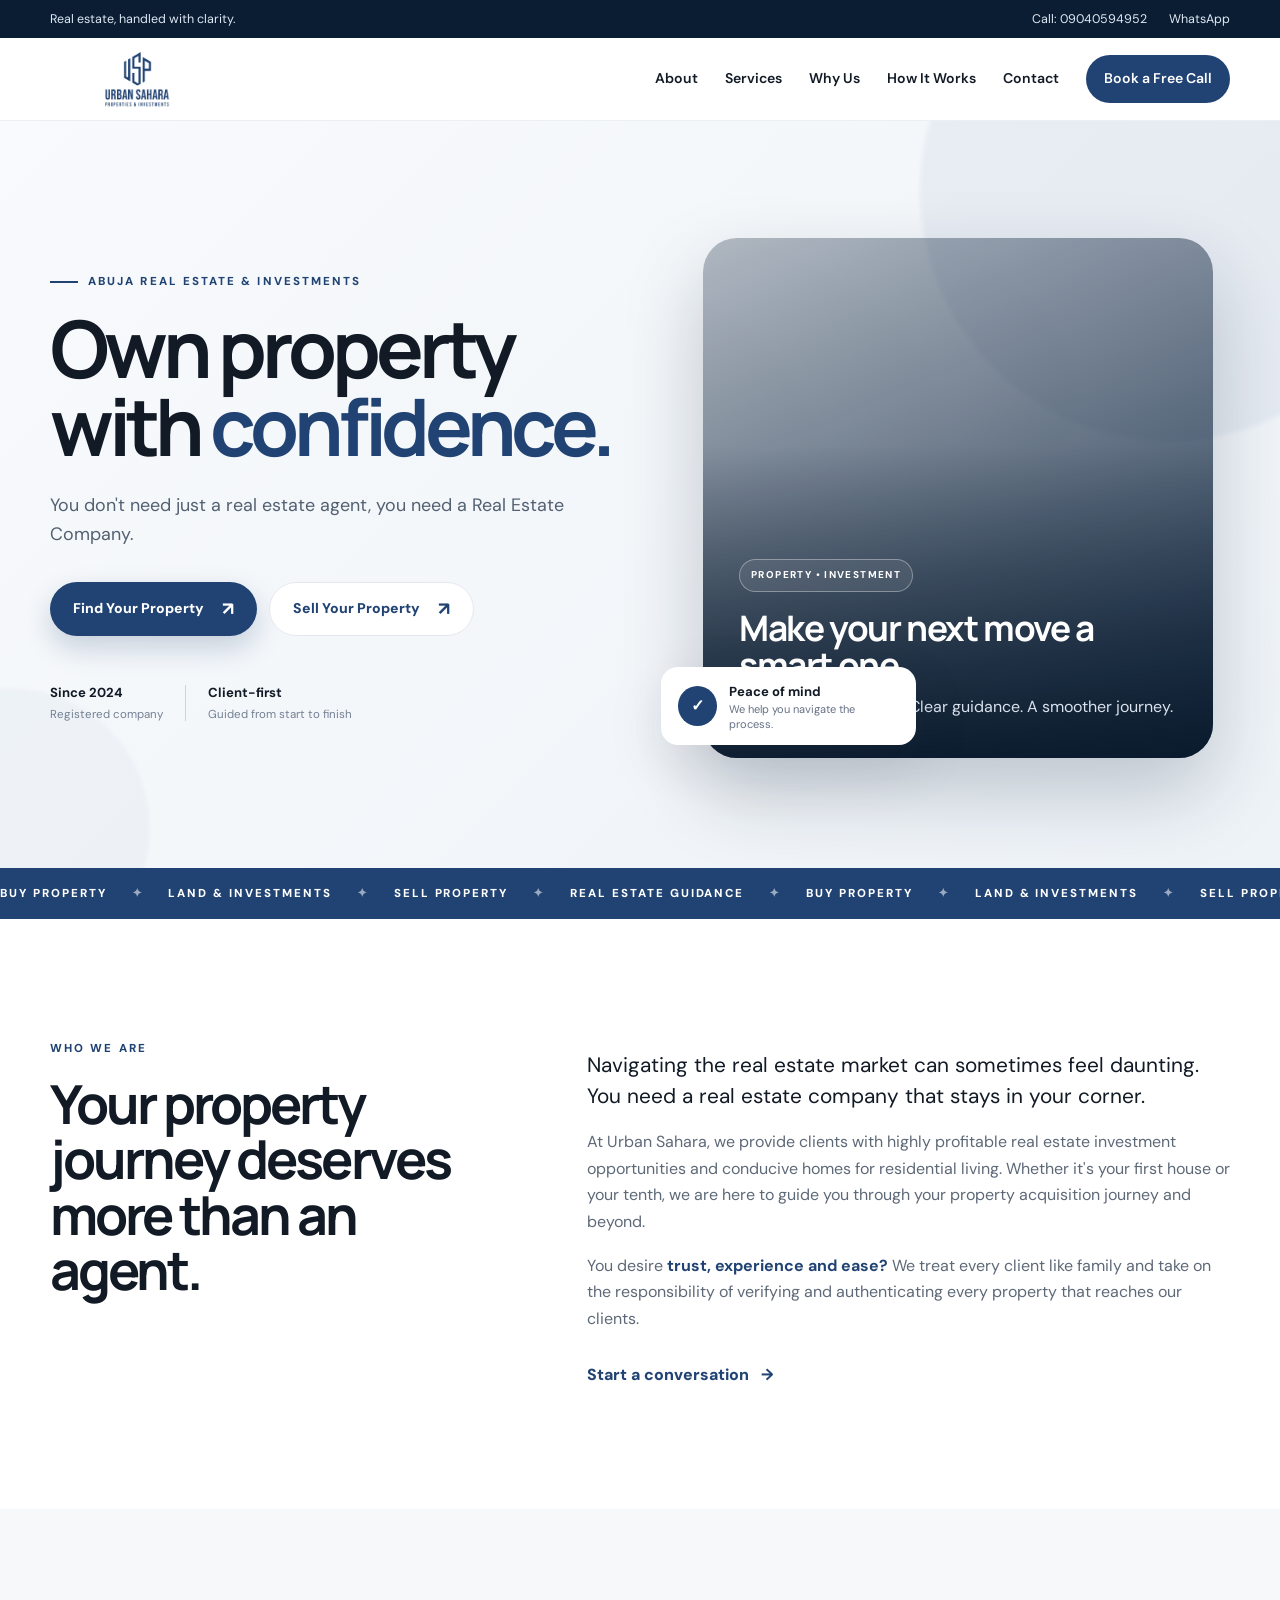
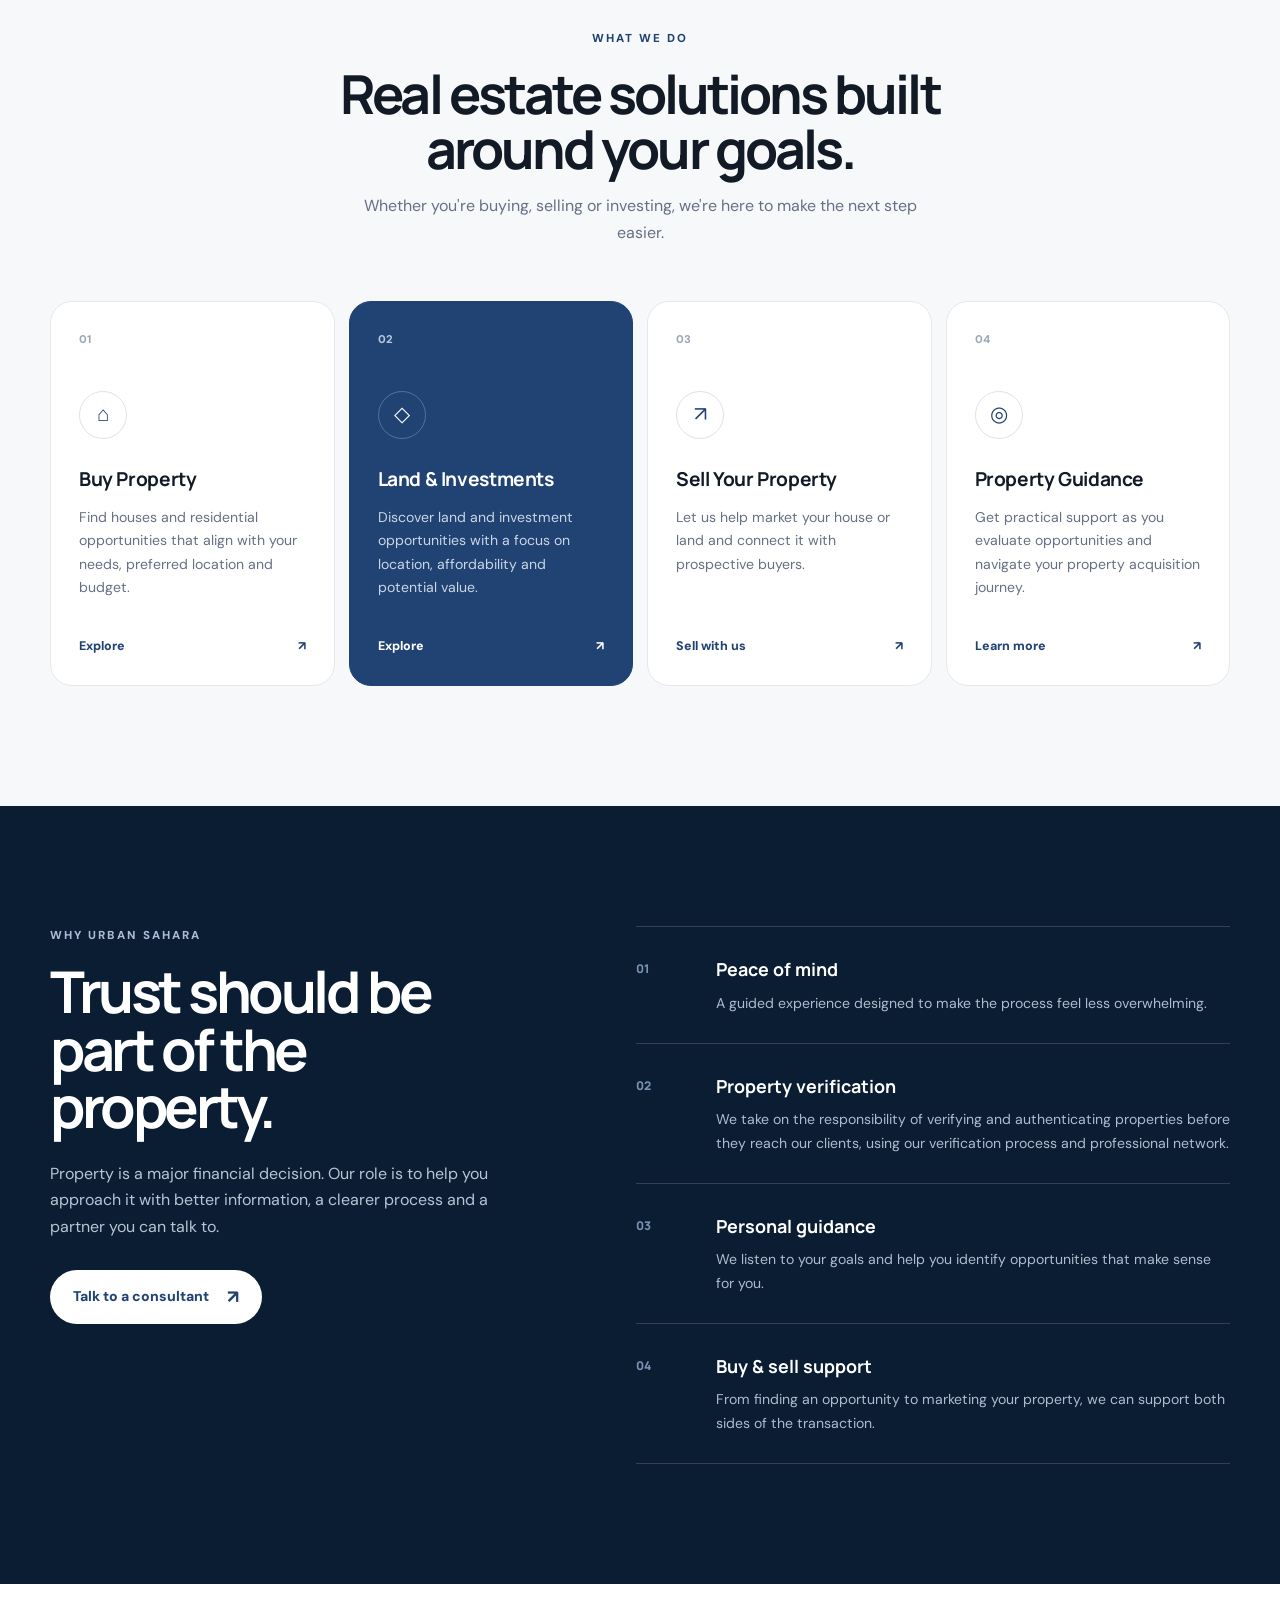
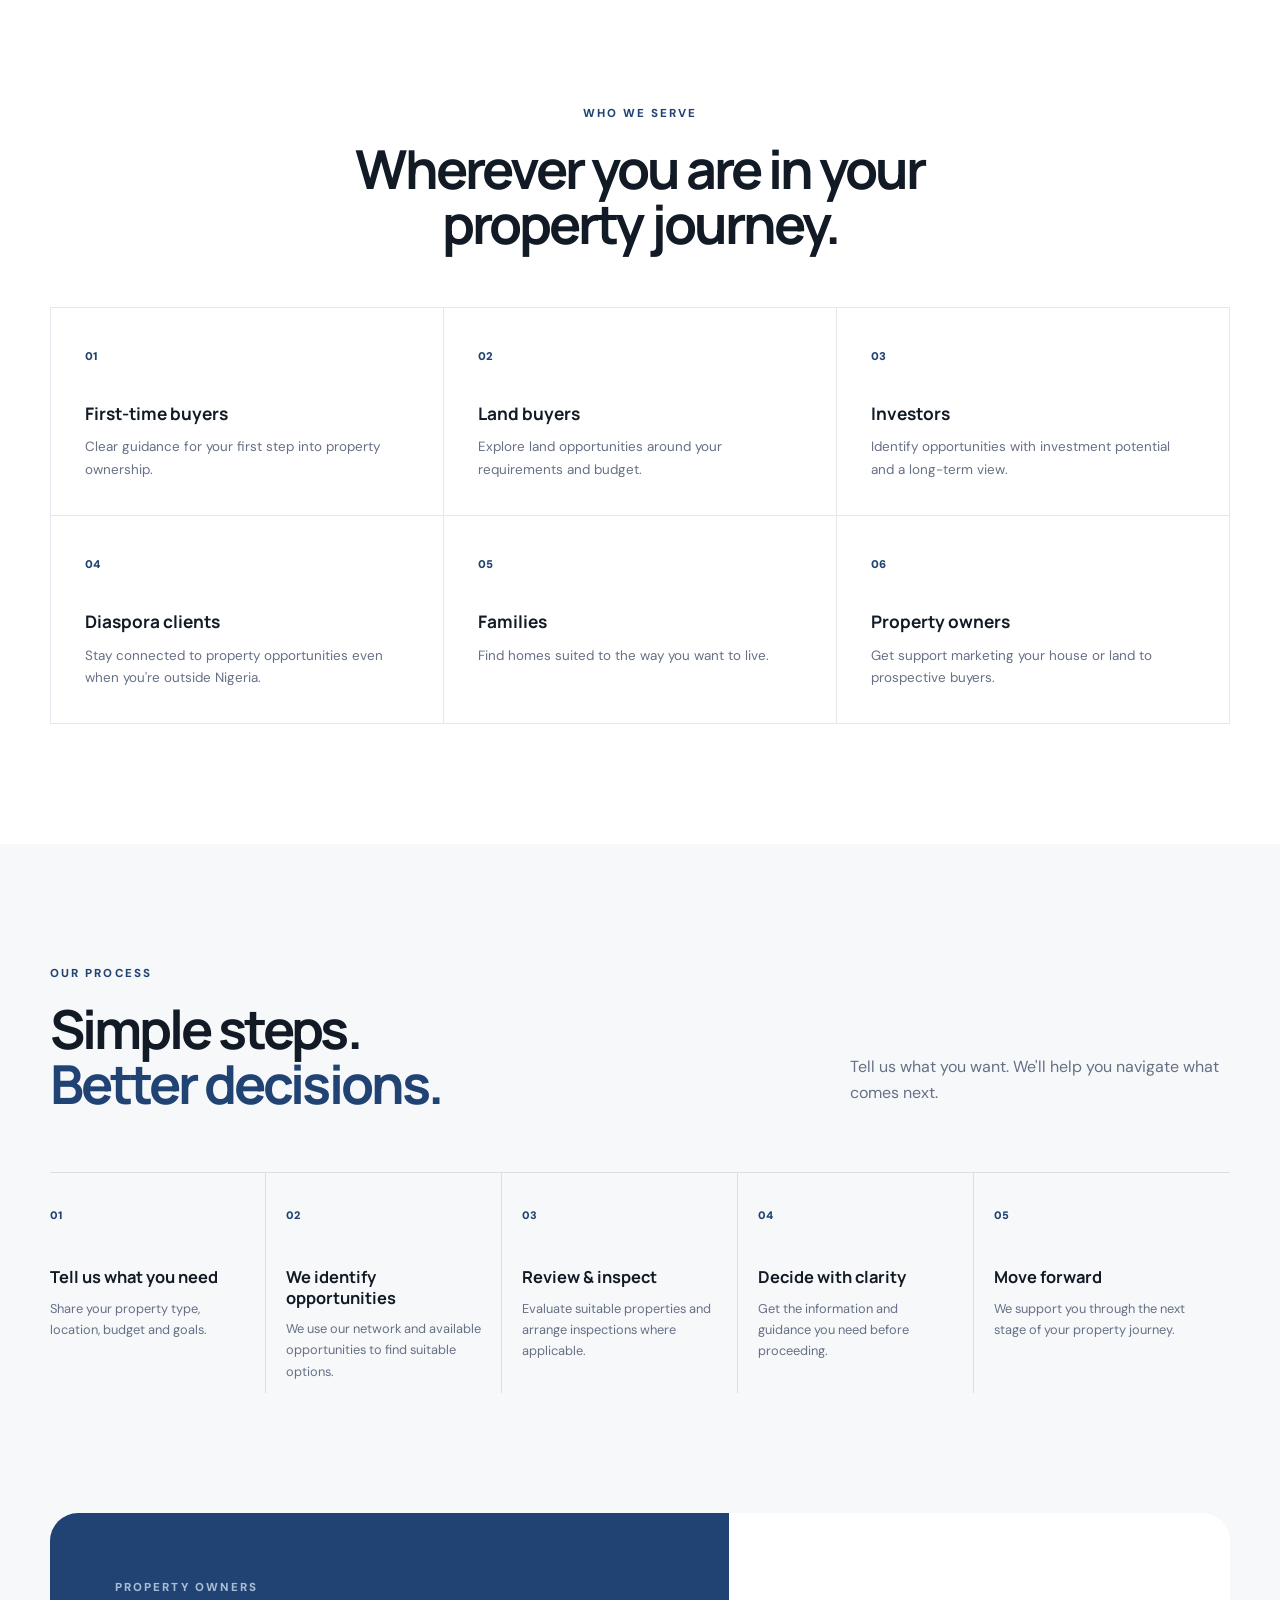
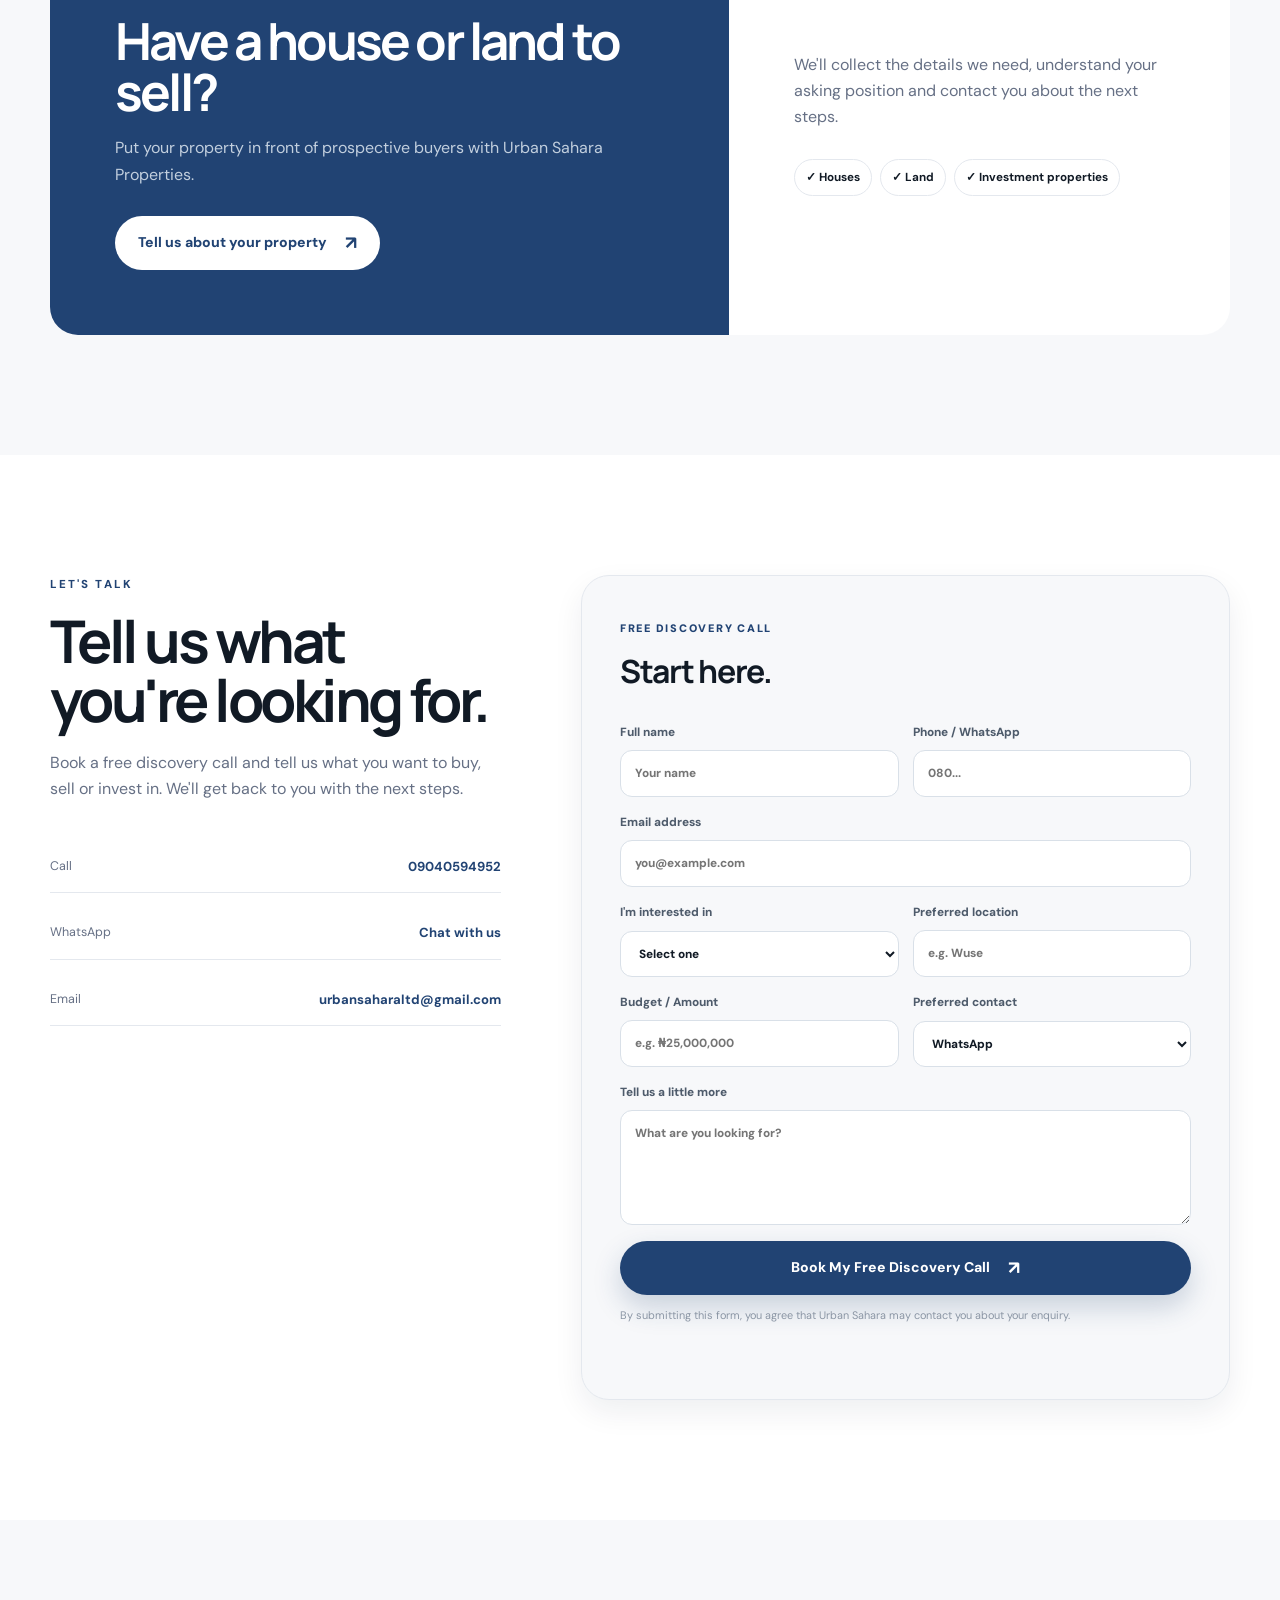
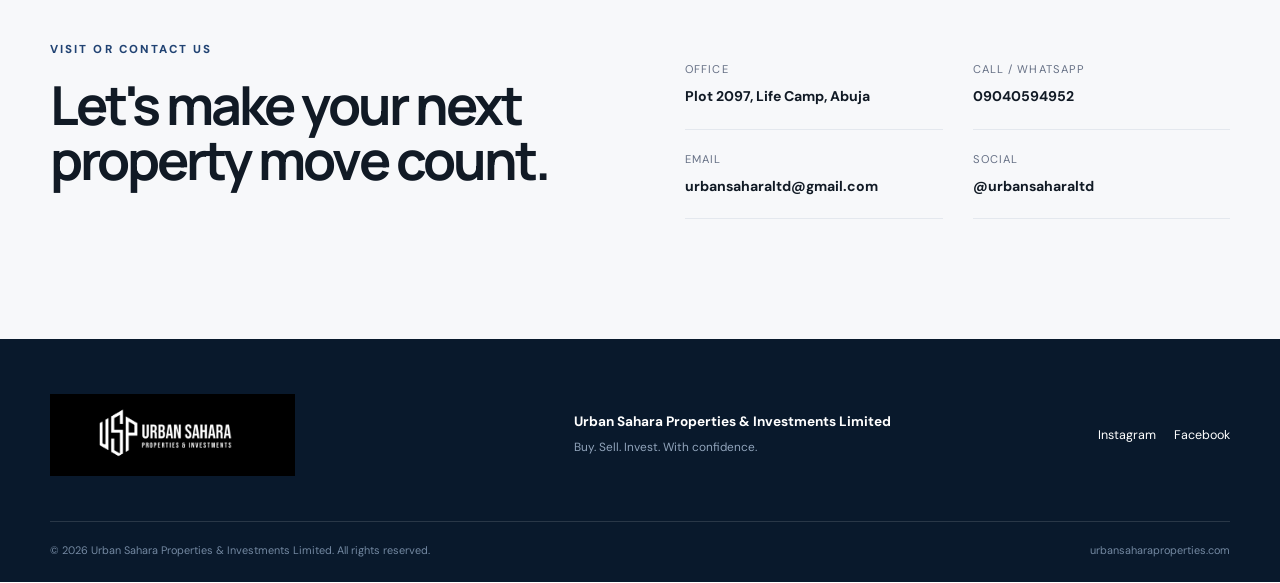
<file: html/index.html>
<!doctype html>
<html lang="en">
<head>
  <meta charset="utf-8">
  <meta name="viewport" content="width=device-width, initial-scale=1">
  <meta name="theme-color" content="#214373">
  <meta name="description" content="Urban Sahara Properties & Investments Limited helps clients buy, sell and invest in real estate with confidence, clarity and peace of mind in Abuja and beyond.">
  <meta property="og:title" content="Urban Sahara Properties & Investments Limited">
  <meta property="og:description" content="Buy. Sell. Invest. Real estate with confidence.">
  <meta property="og:type" content="website">
  <meta property="og:url" content="https://urbansaharaproperties.com/">
  <title>Urban Sahara Properties & Investments Limited | Buy. Sell. Invest.</title>
  <link rel="icon" href="../img/logo-primary.png">
  <link rel="preconnect" href="https://fonts.googleapis.com">
  <link rel="preconnect" href="https://fonts.gstatic.com" crossorigin>
  <link href="https://fonts.googleapis.com/css2?family=DM+Sans:wght@400;500;600;700&family=Manrope:wght@500;600;700;800&display=swap" rel="stylesheet">
  <link rel="stylesheet" href="../css/style.css">
</head>
<body>
  <div class="topbar">
    <div class="container topbar-inner">
      <span>Real estate, handled with clarity.</span>
      <div class="topbar-links">
        <a href="tel:+2349040594952">Call: 09040594952</a>
        <a href="https://wa.me/2349040594952" target="_blank" rel="noopener">WhatsApp</a>
      </div>
    </div>
  </div>

  <header class="site-header" id="top">
    <div class="container nav-wrap">
      <a class="brand" href="#top" aria-label="Urban Sahara Properties home">
        <img src="../img/logo-primary.png" alt="Urban Sahara Properties & Investments Limited">
      </a>

      <button class="menu-toggle" type="button" aria-label="Open menu" aria-expanded="false">
        <span></span><span></span><span></span>
      </button>

      <nav class="main-nav" aria-label="Primary navigation">
        <a href="#about">About</a>
        <a href="#services">Services</a>
        <a href="#why-us">Why Us</a>
        <a href="#process">How It Works</a>
        <a href="#contact">Contact</a>
        <a class="nav-cta" href="#discovery">Book a Free Call</a>
      </nav>
    </div>
  </header>

  <main>
    <section class="hero">
      <div class="hero-glow hero-glow-one"></div>
      <div class="hero-glow hero-glow-two"></div>
      <div class="container hero-grid">
        <div class="hero-copy reveal">
          <p class="eyebrow"><span></span> Abuja real estate & investments</p>
          <h1>Own property with <em>confidence.</em></h1>
          <p class="hero-text">
            You don't need just a real estate agent,
             you need a Real Estate Company.
          </p>
          <div class="hero-actions">
            <a class="btn btn-primary" href="#discovery">Find Your Property <span>↗</span></a>
            <a class="btn btn-secondary" href="#sell">Sell Your Property <span>↗</span></a>
          </div>
          <div class="hero-trust">
            <div class="trust-item"><strong>Since 2024</strong><span>Registered company</span></div>
            <div class="trust-line"></div>
            <div class="trust-item"><strong>Client-first</strong><span>Guided from start to finish</span></div>
          </div>
        </div>

        <div class="hero-visual reveal reveal-delay">
          <div class="visual-card visual-main">
            <div class="visual-overlay"></div>
            <div class="visual-content">
              <span class="pill">PROPERTY • INVESTMENT</span>
              <h2>Make your next move a smart one.</h2>
              <p>Suitable opportunities. Clear guidance. A smoother journey.</p>
            </div>
          </div>
          <div class="floating-card">
            <div class="floating-icon">✓</div>
            <div><strong>Peace of mind</strong><span>We help you navigate the process.</span></div>
          </div>
        </div>
      </div>
    </section>

    <section class="marquee" aria-label="Services">
      <div class="marquee-track">
        <span>BUY PROPERTY</span><b>✦</b><span>LAND & INVESTMENTS</span><b>✦</b>
        <span>SELL PROPERTY</span><b>✦</b><span>REAL ESTATE GUIDANCE</span><b>✦</b>
        <span>BUY PROPERTY</span><b>✦</b><span>LAND & INVESTMENTS</span><b>✦</b>
        <span>SELL PROPERTY</span><b>✦</b><span>REAL ESTATE GUIDANCE</span><b>✦</b>
      </div>
    </section>

    <section class="section intro" id="about">
      <div class="container intro-grid">
        <div class="section-heading reveal">
          <p class="eyebrow">Who we are</p>
          <h2>Your property journey deserves more than an agent.</h2>
        </div>
        <div class="intro-copy reveal">
          <p class="lead">
            Navigating the real estate market can sometimes feel daunting. You need a real estate company that stays
            in your corner.
          </p>
          <p>
            At Urban Sahara, we provide clients with highly profitable real estate
            investment opportunities and conducive homes for residential living.
            Whether it's your first house or your tenth, we are here to guide you
            through your property acquisition journey and beyond.
          </p>
          <p>
            You desire <strong>trust, experience and ease?</strong> We treat every
            client like family and take on the responsibility of verifying and
            authenticating every property that reaches our clients.
          </p>
          <a class="text-link" href="#discovery">Start a conversation <span>→</span></a>
        </div>
      </div>
    </section>

    <section class="section services-section" id="services">
      <div class="container">
        <div class="section-heading centered reveal">
          <p class="eyebrow">What we do</p>
          <h2>Real estate solutions built around your goals.</h2>
          <p>Whether you're buying, selling or investing, we're here to make the next step easier.</p>
        </div>

        <div class="service-grid">
          <article class="service-card reveal">
            <div class="service-number">01</div>
            <div class="service-icon">⌂</div>
            <h3>Buy Property</h3>
            <p>Find houses and residential opportunities that align with your needs, preferred location and budget.</p>
            <a href="#discovery" aria-label="Buy property">Explore <span>↗</span></a>
          </article>

          <article class="service-card featured reveal reveal-delay">
            <div class="service-number">02</div>
            <div class="service-icon">◇</div>
            <h3>Land & Investments</h3>
            <p>Discover land and investment opportunities with a focus on location, affordability and potential value.</p>
            <a href="#discovery" aria-label="Land and investment opportunities">Explore <span>↗</span></a>
          </article>

          <article class="service-card reveal">
            <div class="service-number">03</div>
            <div class="service-icon">↗</div>
            <h3>Sell Your Property</h3>
            <p>Let us help market your house or land and connect it with prospective buyers.</p>
            <a href="#sell" aria-label="Sell your property">Sell with us <span>↗</span></a>
          </article>

          <article class="service-card reveal reveal-delay">
            <div class="service-number">04</div>
            <div class="service-icon">◎</div>
            <h3>Property Guidance</h3>
            <p>Get practical support as you evaluate opportunities and navigate your property acquisition journey.</p>
            <a href="#process" aria-label="Property guidance">Learn more <span>↗</span></a>
          </article>
        </div>
      </div>
    </section>

    <section class="section dark-section" id="why-us">
      <div class="container why-grid">
        <div class="why-copy reveal">
          <p class="eyebrow eyebrow-light">Why Urban Sahara</p>
          <h2>Trust should be part of the property.</h2>
          <p>
            Property is a major financial decision. Our role is to help you approach
            it with better information, a clearer process and a partner you can talk to.
          </p>
          <a class="btn btn-light" href="#discovery">Talk to a consultant <span>↗</span></a>
        </div>
        <div class="why-list">
          <div class="why-item reveal">
            <span class="why-icon">01</span>
            <div><h3>Peace of mind</h3><p>A guided experience designed to make the process feel less overwhelming.</p></div>
          </div>
          <div class="why-item reveal reveal-delay">
            <span class="why-icon">02</span>
            <div><h3>Property verification</h3><p>We take on the responsibility of verifying and authenticating properties before they reach our clients, using our verification process and professional network.</p></div>
          </div>
          <div class="why-item reveal">
            <span class="why-icon">03</span>
            <div><h3>Personal guidance</h3><p>We listen to your goals and help you identify opportunities that make sense for you.</p></div>
          </div>
          <div class="why-item reveal reveal-delay">
            <span class="why-icon">04</span>
            <div><h3>Buy & sell support</h3><p>From finding an opportunity to marketing your property, we can support both sides of the transaction.</p></div>
          </div>
        </div>
      </div>
    </section>

    <section class="section audience">
      <div class="container">
        <div class="section-heading centered reveal">
          <p class="eyebrow">Who we serve</p>
          <h2>Wherever you are in your property journey.</h2>
        </div>
        <div class="audience-grid">
          <div class="audience-card reveal"><span>01</span><h3>First-time buyers</h3><p>Clear guidance for your first step into property ownership.</p></div>
          <div class="audience-card reveal reveal-delay"><span>02</span><h3>Land buyers</h3><p>Explore land opportunities around your requirements and budget.</p></div>
          <div class="audience-card reveal"><span>03</span><h3>Investors</h3><p>Identify opportunities with investment potential and a long-term view.</p></div>
          <div class="audience-card reveal reveal-delay"><span>04</span><h3>Diaspora clients</h3><p>Stay connected to property opportunities even when you're outside Nigeria.</p></div>
          <div class="audience-card reveal"><span>05</span><h3>Families</h3><p>Find homes suited to the way you want to live.</p></div>
          <div class="audience-card reveal reveal-delay"><span>06</span><h3>Property owners</h3><p>Get support marketing your house or land to prospective buyers.</p></div>
        </div>
      </div>
    </section>

    <section class="section process-section" id="process">
      <div class="container">
        <div class="process-head">
          <div class="section-heading reveal">
            <p class="eyebrow">Our process</p>
            <h2>Simple steps.<br><em>Better decisions.</em></h2>
          </div>
          <p class="process-intro reveal">Tell us what you want. We'll help you navigate what comes next.</p>
        </div>

        <div class="process-grid">
          <div class="process-step reveal"><span>01</span><h3>Tell us what you need</h3><p>Share your property type, location, budget and goals.</p></div>
          <div class="process-step reveal reveal-delay"><span>02</span><h3>We identify opportunities</h3><p>We use our network and available opportunities to find suitable options.</p></div>
          <div class="process-step reveal"><span>03</span><h3>Review & inspect</h3><p>Evaluate suitable properties and arrange inspections where applicable.</p></div>
          <div class="process-step reveal reveal-delay"><span>04</span><h3>Decide with clarity</h3><p>Get the information and guidance you need before proceeding.</p></div>
          <div class="process-step reveal"><span>05</span><h3>Move forward</h3><p>We support you through the next stage of your property journey.</p></div>
        </div>
      </div>
    </section>

    <section class="section sell-section" id="sell">
      <div class="container sell-grid">
        <div class="sell-card reveal">
          <p class="eyebrow eyebrow-light">Property owners</p>
          <h2>Have a house or land to sell?</h2>
          <p>Put your property in front of prospective buyers with Urban Sahara Properties.</p>
          <a class="btn btn-light" href="#discovery">Tell us about your property <span>↗</span></a>
        </div>
        <div class="sell-side reveal reveal-delay">
          <p>We'll collect the details we need, understand your asking position and contact you about the next steps.</p>
          <div class="mini-points"><span>✓ Houses</span><span>✓ Land</span><span>✓ Investment properties</span></div>
        </div>
      </div>
    </section>

    <section class="section discovery" id="discovery">
      <div class="container discovery-grid">
        <div class="discovery-copy reveal">
          <p class="eyebrow">Let's talk</p>
          <h2>Tell us what you're looking for.</h2>
          <p>
            Book a free discovery call and tell us what you want to buy, sell or invest in.
            We'll get back to you with the next steps.
          </p>
          <div class="contact-mini">
            <a href="tel:+2349040594952"><span>Call</span><strong>09040594952</strong></a>
            <a href="https://wa.me/2349040594952" target="_blank" rel="noopener"><span>WhatsApp</span><strong>Chat with us</strong></a>
            <a href="mailto:urbansaharaltd@gmail.com"><span>Email</span><strong>urbansaharaltd@gmail.com</strong></a>
          </div>
        </div>

        <div class="form-card reveal reveal-delay">
          <div class="form-header">
            <span class="form-badge">FREE DISCOVERY CALL</span>
            <h3>Start here.</h3>
          </div>

          <!-- Google Forms integration:
               Add your Google Form action URL and entry IDs in js/config.js.
               The form posts to a hidden iframe so visitors stay on this page. -->
          <form id="lead-form" novalidate>
            <div class="form-row">
              <label>Full name<input name="fullName" type="text" placeholder="Your name" required></label>
              <label>Phone / WhatsApp<input name="phone" type="tel" placeholder="080..." required></label>
            </div>
            <label>Email address<input name="email" type="email" placeholder="you@example.com"></label>
            <div class="form-row">
              <label>I'm interested in
                <select name="interest" required>
                  <option value="">Select one</option>
                  <option>Buying a house</option>
                  <option>Buying land</option>
                  <option>Real estate investment</option>
                  <option>Selling my property</option>
                  <option>Other</option>
                </select>
              </label>
              <label>Preferred location<input name="location" type="text" placeholder="e.g. Wuse"></label>
            </div>
            <div class="form-row">
              <label>Budget / Amount<input name="budget" type="text" placeholder="e.g. ₦25,000,000"></label>
              <label>Preferred contact
                <select name="contactMethod">
                  <option>WhatsApp</option>
                  <option>Phone call</option>
                  <option>Email</option>
                </select>
              </label>
            </div>
            <label>Tell us a little more<textarea name="message" rows="4" placeholder="What are you looking for?"></textarea></label>
            <button class="btn btn-primary btn-full" type="submit">Book My Free Discovery Call <span>↗</span></button>
            <p class="form-note">By submitting this form, you agree that Urban Sahara may contact you about your enquiry.</p>
            <div class="form-status" id="form-status" role="status" aria-live="polite"></div>
          </form>
        </div>
      </div>
    </section>

    <section class="section contact-section" id="contact">
      <div class="container contact-grid">
        <div class="section-heading reveal">
          <p class="eyebrow">Visit or contact us</p>
          <h2>Let's make your next property move count.</h2>
        </div>
        <div class="contact-details reveal">
          <div><span>Office</span><strong>Plot 2097, Life Camp, Abuja</strong></div>
          <div><span>Call / WhatsApp</span><strong><a href="tel:+2349040594952">09040594952</a></strong></div>
          <div><span>Email</span><strong><a href="mailto:urbansaharaltd@gmail.com">urbansaharaltd@gmail.com</a></strong></div>
          <div><span>Social</span><strong><a href="https://instagram.com/urbansaharaltd" target="_blank" rel="noopener">@urbansaharaltd</a></strong></div>
        </div>
      </div>
    </section>
  </main>

  <a class="floating-whatsapp" href="https://wa.me/2349040594952" target="_blank" rel="noopener" aria-label="Chat with Urban Sahara on WhatsApp">
    <span>WA</span><b>Chat with us</b>
  </a>

  <footer class="site-footer">
    <div class="container footer-grid">
      <a class="footer-brand" href="#top"><img src="../img/logo-white.png" alt="Urban Sahara Properties & Investments Limited"></a>
      <div class="footer-copy">
        <p>Urban Sahara Properties & Investments Limited</p>
        <span>Buy. Sell. Invest. With confidence.</span>
      </div>
      <div class="footer-social">
        <a href="https://instagram.com/urbansaharaltd" target="_blank" rel="noopener">Instagram</a>
        <a href="https://facebook.com/urbansaharaltd" target="_blank" rel="noopener">Facebook</a>
      </div>
    </div>
    <div class="container footer-bottom">
      <span>© <span id="year"></span> Urban Sahara Properties & Investments Limited. All rights reserved.</span>
      <span>urbansaharaproperties.com</span>
    </div>
  </footer>

  <iframe name="google-form-frame" id="google-form-frame" title="Form submission" class="hidden-frame"></iframe>
  <script src="../js/config.js"></script>
  <script src="../js/main.js"></script>
</body>
</html>
</file>
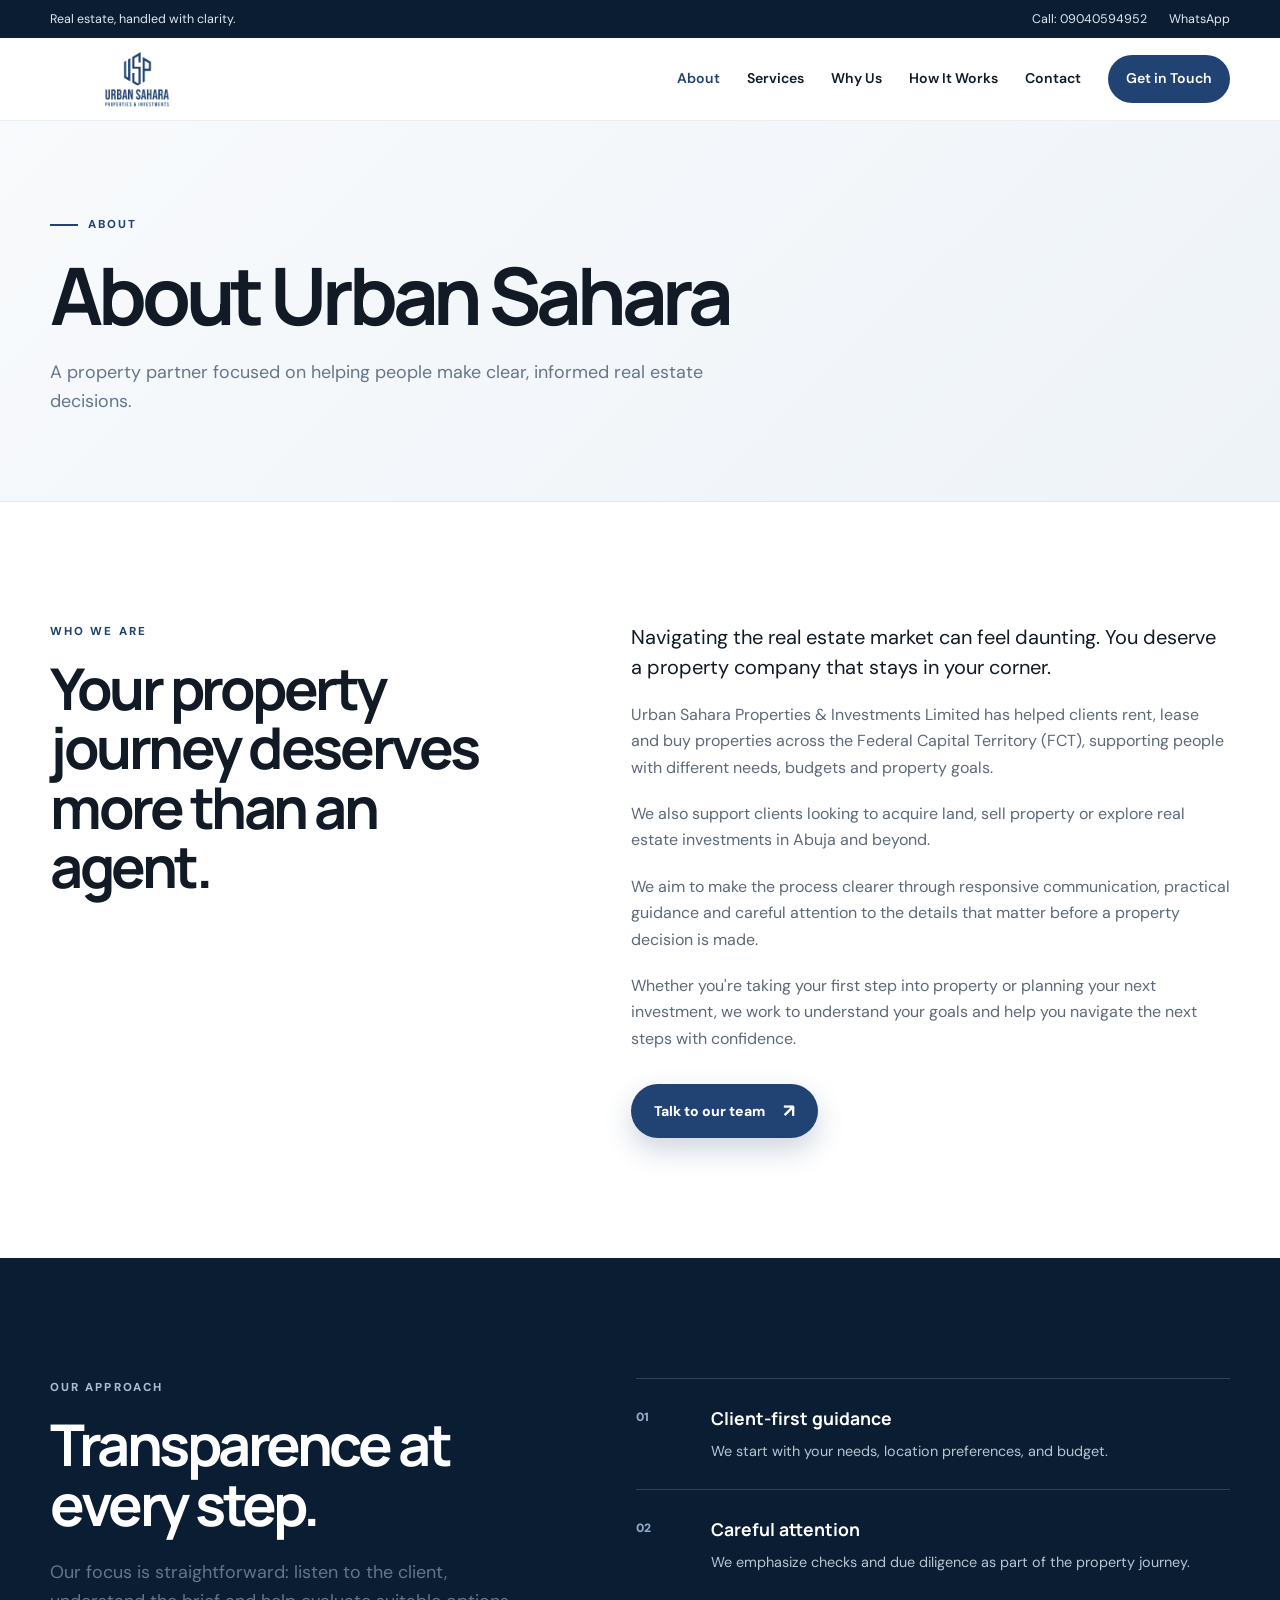
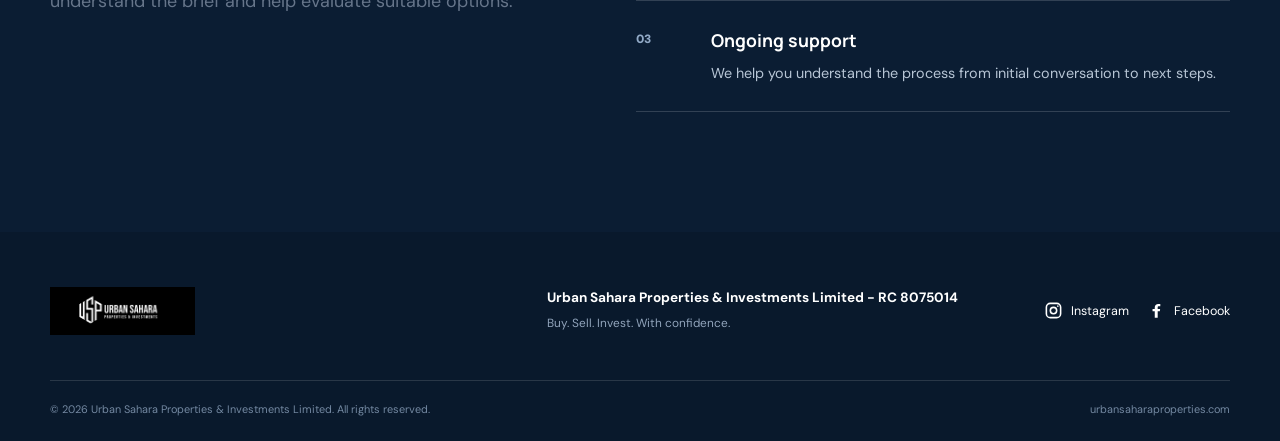
<file: about.html>
<!doctype html>
<html lang="en"><head>
<meta charset="utf-8"><meta name="viewport" content="width=device-width, initial-scale=1">
<meta name="theme-color" content="#214373"><meta name="description" content="A property partner focused on helping people make clear, informed real estate decisions.">
<title>About Urban Sahara | Urban Sahara Properties & Investments Limited</title>
<link rel="icon" href="img/favicon-source-logo-primary.png">
<link rel="preconnect" href="https://fonts.googleapis.com"><link rel="preconnect" href="https://fonts.gstatic.com" crossorigin>
<link href="https://fonts.googleapis.com/css2?family=DM+Sans:wght@400;500;600;700&family=Manrope:wght@500;600;700;800&display=swap" rel="stylesheet">
<link rel="stylesheet" href="style.css"></head><body>
<div class="topbar"><div class="container topbar-inner"><span>Real estate, handled with clarity.</span><div class="topbar-links"><a href="tel:+2349040594952">Call: 09040594952</a><a href="https://wa.me/2349040594952" target="_blank" rel="noopener noreferrer">WhatsApp</a></div></div></div>
  <header class="site-header" id="top">
    <div class="container nav-wrap">
      <a class="brand" href="index.html" aria-label="Urban Sahara Properties home">
        <img src="img/logo-primary.png" alt="Urban Sahara Properties & Investments Limited">
      </a>
      <button class="menu-toggle" type="button" aria-label="Open menu" aria-expanded="false">
        <span></span><span></span><span></span>
      </button>
      <nav class="main-nav" aria-label="Primary navigation">
        <a href="about.html">About</a>
        <a href="services.html">Services</a>
        <a href="why-us.html">Why Us</a>
        <a href="how-it-works.html">How It Works</a>
        <a href="contact.html">Contact</a>
        <a class="nav-cta" href="contact.html#contact-options">Get in Touch</a>
      </nav>
    </div>
  </header><main><section class="page-hero"><div class="container"><p class="eyebrow"><span></span>About</p><h1>About Urban Sahara</h1><p class="page-lead">A property partner focused on helping people make clear, informed real estate decisions.</p></div></section><section class="section"><div class="container split-feature"><div><p class="eyebrow">Who we are</p><h2 class="display-heading">Your property journey deserves more than an agent.</h2></div><div class="long-copy"><p class="lead">Navigating the real estate market can feel daunting. You deserve a property company that stays in your corner.</p><p>Urban Sahara Properties & Investments Limited has helped clients rent, lease and buy properties across the Federal Capital Territory (FCT), supporting people with different needs, budgets and property goals.</p><p>We also support clients looking to acquire land, sell property or explore real estate investments in Abuja and beyond.</p><p>We aim to make the process clearer through responsive communication, practical guidance and careful attention to the details that matter before a property decision is made.</p><p>Whether you're taking your first step into property or planning your next investment, we work to understand your goals and help you navigate the next steps with confidence.</p><a class="btn btn-primary" href="contact.html#contact-options">Talk to our team <span>↗︎</span></a></div></div></section>
<section class="section dark-section"><div class="container why-grid"><div><p class="eyebrow eyebrow-light">Our approach</p><h2 class="display-heading">Transparence at every step.</h2><p class="page-lead">Our focus is straightforward: listen to the client, understand the brief and help evaluate suitable options.</p></div><div class="value-list"><div class="value-row"><span>01</span><div><h3>Client-first guidance</h3><p>We start with your needs, location preferences, and budget.</p></div></div><div class="value-row"><span>02</span><div><h3>Careful attention</h3><p>We emphasize checks and due diligence as part of the property journey.</p></div></div><div class="value-row"><span>03</span><div><h3>Ongoing support</h3><p>We help you understand the process from initial conversation to next steps.</p></div></div></div></div></section></main>
  <a class="floating-whatsapp" href="https://wa.me/2349040594952" target="_blank" rel="noopener noreferrer" aria-label="Chat with Urban Sahara on WhatsApp">
    <span>WA</span><b>Chat with us</b>
  </a>
  <footer class="site-footer">
    <div class="container footer-grid">
      <a class="footer-brand" href="index.html" aria-label="Urban Sahara home"><img src="img/logo-white.png" alt="Urban Sahara Properties & Investments Limited"></a>
      <div class="footer-copy"><p>Urban Sahara Properties & Investments Limited - RC 8075014</p><span>Buy. Sell. Invest. With confidence.</span></div>
      <div class="footer-social">
        <a href="https://instagram.com/urbansaharaltd" target="_blank" rel="noopener noreferrer" aria-label="Instagram">
          <svg viewBox="0 0 24 24" aria-hidden="true"><rect x="3" y="3" width="18" height="18" rx="5" fill="none" stroke="currentColor" stroke-width="2"/><circle cx="12" cy="12" r="4" fill="none" stroke="currentColor" stroke-width="2"/><circle cx="17.5" cy="6.5" r="1" fill="currentColor"/></svg> Instagram
        </a>
        <a href="https://facebook.com/urbansaharaltd" target="_blank" rel="noopener noreferrer" aria-label="Facebook">
          <svg viewBox="0 0 24 24" aria-hidden="true"><path fill="currentColor" d="M13.5 21v-8h2.7l.4-3h-3.1V8.1c0-.9.3-1.5 1.6-1.5h1.7V3.9c-.8-.1-1.7-.2-2.6-.2-2.6 0-4.4 1.6-4.4 4.5V10H7v3h2.8v8z"/></svg> Facebook
        </a>
      </div>
    </div>
    <div class="container footer-bottom"><span>© <span id="year"></span> Urban Sahara Properties & Investments Limited. All rights reserved.</span><span>urbansaharaproperties.com</span></div>
  </footer>
  <script src="js/main.js"></script>
</body></html>
</file>
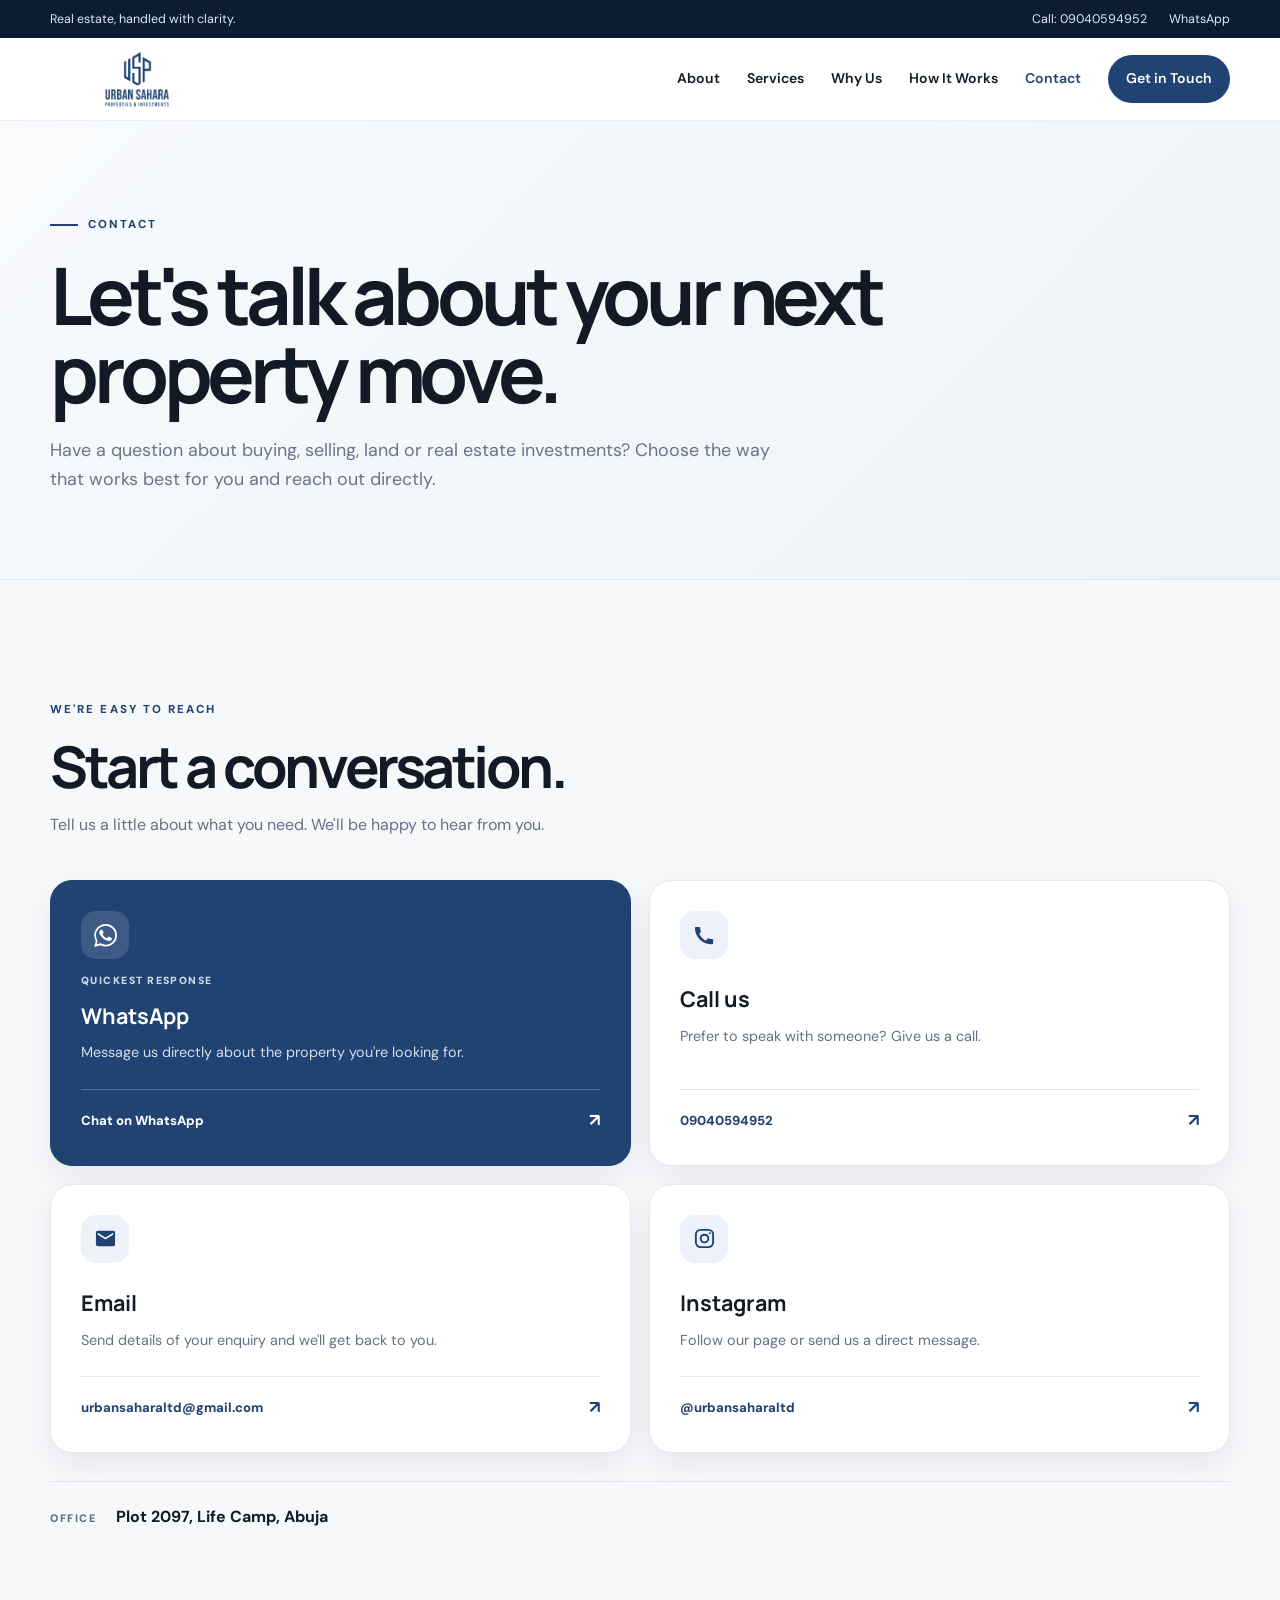
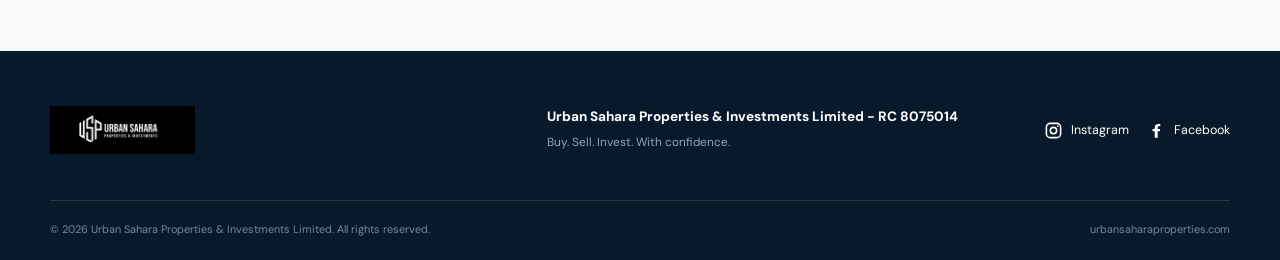
<file: contact.html>
<!doctype html>
<html lang="en">
<head>
  <meta charset="utf-8">
  <meta name="viewport" content="width=device-width, initial-scale=1">
  <meta name="theme-color" content="#214373">
  <meta name="description" content="Contact Urban Sahara Properties & Investments Limited by WhatsApp, phone, email or Instagram to discuss your property goals.">
  <title>Contact Urban Sahara | Urban Sahara Properties & Investments Limited</title>
  <link rel="icon" href="img/favicon-source-logo-primary.png">
  <link rel="preconnect" href="https://fonts.googleapis.com">
  <link rel="preconnect" href="https://fonts.gstatic.com" crossorigin>
  <link href="https://fonts.googleapis.com/css2?family=DM+Sans:wght@400;500;600;700&family=Manrope:wght@500;600;700;800&display=swap" rel="stylesheet">
  <link rel="stylesheet" href="style.css">
</head>
<body>
  <div class="topbar">
    <div class="container topbar-inner">
      <span>Real estate, handled with clarity.</span>
      <div class="topbar-links">
        <a href="tel:+2349040594952">Call: 09040594952</a>
        <a href="https://wa.me/2349040594952" target="_blank" rel="noopener noreferrer">WhatsApp</a>
      </div>
    </div>
  </div>
  <header class="site-header" id="top">
    <div class="container nav-wrap">
      <a class="brand" href="index.html" aria-label="Urban Sahara Properties home">
        <img src="img/logo-primary.png" alt="Urban Sahara Properties & Investments Limited">
      </a>
      <button class="menu-toggle" type="button" aria-label="Open menu" aria-expanded="false">
        <span></span><span></span><span></span>
      </button>
      <nav class="main-nav" aria-label="Primary navigation">
        <a href="about.html">About</a>
        <a href="services.html">Services</a>
        <a href="why-us.html">Why Us</a>
        <a href="how-it-works.html">How It Works</a>
        <a href="contact.html">Contact</a>
        <a class="nav-cta" href="contact.html#contact-options">Get in Touch</a>
      </nav>
    </div>
  </header>
  <main>
    <section class="page-hero">
      <div class="container">
        <p class="eyebrow"><span></span>Contact</p>
        <h1>Let's talk about your next property move.</h1>
        <p class="page-lead">Have a question about buying, selling, land or real estate investments? Choose the way that works best for you and reach out directly.</p>
      </div>
    </section>
    <section class="section contact-options-section" id="contact-options">
      <div class="container">
        <div class="contact-options-heading">
          <p class="eyebrow">We're easy to reach</p>
          <h2 class="display-heading">Start a conversation.</h2>
          <p>Tell us a little about what you need. We'll be happy to hear from you.</p>
        </div>
        <div class="contact-options-grid">
          <a class="contact-option-card contact-option-featured" href="https://wa.me/2349040594952?text=Hello%20Urban%20Sahara%2C%20I%27d%20like%20to%20make%20a%20property%20enquiry." target="_blank" rel="noopener noreferrer">
            <span class="contact-option-icon" aria-hidden="true">
              <svg viewBox="0 0 24 24"><path fill="currentColor" d="M20.5 3.5A11.8 11.8 0 0 0 12.1 0C5.6 0 .3 5.3.3 11.8c0 2.1.6 4.1 1.6 5.9L.2 24l6.5-1.7a11.8 11.8 0 0 0 5.4 1.3h.1c6.5 0 11.8-5.3 11.8-11.8 0-3.1-1.2-6-3.5-8.3ZM12.2 21.6h-.1a9.8 9.8 0 0 1-5-1.4l-.4-.2-3.9 1 1-3.8-.3-.4a9.7 9.7 0 0 1-1.5-5.1A10 10 0 0 1 12.1 1.8a10 10 0 0 1 10 10c0 5.4-4.5 9.8-9.9 9.8Zm5.5-7.4c-.3-.2-1.8-.9-2.1-1-.3-.1-.5-.2-.7.2-.2.3-.8 1-1 1.2-.2.2-.4.2-.7.1-.3-.2-1.3-.5-2.5-1.6-.9-.8-1.5-1.8-1.7-2.1-.2-.3 0-.5.1-.6l.5-.6c.2-.2.2-.3.3-.5.1-.2 0-.4 0-.6-.1-.2-.7-1.7-1-2.3-.2-.6-.5-.5-.7-.5h-.6c-.2 0-.6.1-.9.4-.3.3-1.2 1.1-1.2 2.6s1.2 3 1.4 3.2c.2.2 2.3 3.5 5.6 4.9.8.3 1.4.5 1.9.6.8.2 1.5.2 2 .1.6-.1 1.8-.7 2.1-1.4.3-.7.3-1.3.2-1.4-.1-.2-.3-.3-.6-.4Z"/></svg>
            </span>
            <span class="contact-option-label">QUICKEST RESPONSE</span>
            <h3>WhatsApp</h3>
            <p>Message us directly about the property you're looking for.</p>
            <span class="contact-option-action">Chat on WhatsApp <b>↗︎</b></span>
          </a>
          <a class="contact-option-card" href="tel:+2349040594952">
            <span class="contact-option-icon" aria-hidden="true">
              <svg viewBox="0 0 24 24"><path fill="currentColor" d="M6.6 10.8a15.5 15.5 0 0 0 6.6 6.6l2.2-2.2a1 1 0 0 1 1-.2c1.1.4 2.3.6 3.6.6a1 1 0 0 1 1 1V20a1 1 0 0 1-1 1A17 17 0 0 1 2 4a1 1 0 0 1 1-1h3.5a1 1 0 0 1 1 1c0 1.3.2 2.5.6 3.6a1 1 0 0 1-.2 1Z"/></svg>
            </span>
            <h3>Call us</h3>
            <p>Prefer to speak with someone? Give us a call.</p>
            <span class="contact-option-action">09040594952 <b>↗︎</b></span>
          </a>
          <a class="contact-option-card" href="mailto:urbansaharaltd@gmail.com?subject=Property%20Enquiry">
            <span class="contact-option-icon" aria-hidden="true">
              <svg viewBox="0 0 24 24"><path fill="currentColor" d="M20 4H4a2 2 0 0 0-2 2v12a2 2 0 0 0 2 2h16a2 2 0 0 0 2-2V6a2 2 0 0 0-2-2Zm0 4-8 5-8-5V6l8 5 8-5Z"/></svg>
            </span>
            <h3>Email</h3>
            <p>Send details of your enquiry and we'll get back to you.</p>
            <span class="contact-option-action">urbansaharaltd@gmail.com <b>↗︎</b></span>
          </a>
          <a class="contact-option-card" href="https://instagram.com/urbansaharaltd" target="_blank" rel="noopener noreferrer">
            <span class="contact-option-icon" aria-hidden="true">
              <svg viewBox="0 0 24 24"><rect x="3" y="3" width="18" height="18" rx="5" fill="none" stroke="currentColor" stroke-width="2"/><circle cx="12" cy="12" r="4" fill="none" stroke="currentColor" stroke-width="2"/><circle cx="17.5" cy="6.5" r="1" fill="currentColor"/></svg>
            </span>
            <h3>Instagram</h3>
            <p>Follow our page or send us a direct message.</p>
            <span class="contact-option-action">@urbansaharaltd <b>↗︎</b></span>
          </a>
        </div>
        <div class="contact-office-note">
          <span>OFFICE</span>
          <p>Plot 2097, Life Camp, Abuja</p>
        </div>
      </div>
    </section>
  </main>
  <a class="floating-whatsapp" href="https://wa.me/2349040594952" target="_blank" rel="noopener noreferrer" aria-label="Chat with Urban Sahara on WhatsApp">
    <span>WA</span><b>Chat with us</b>
  </a>
  <footer class="site-footer">
    <div class="container footer-grid">
      <a class="footer-brand" href="index.html" aria-label="Urban Sahara home"><img src="img/logo-white.png" alt="Urban Sahara Properties & Investments Limited"></a>
      <div class="footer-copy"><p>Urban Sahara Properties & Investments Limited - RC 8075014</p><span>Buy. Sell. Invest. With confidence.</span></div>
      <div class="footer-social">
        <a href="https://instagram.com/urbansaharaltd" target="_blank" rel="noopener noreferrer" aria-label="Instagram"><svg viewBox="0 0 24 24" aria-hidden="true"><rect x="3" y="3" width="18" height="18" rx="5" fill="none" stroke="currentColor" stroke-width="2"/><circle cx="12" cy="12" r="4" fill="none" stroke="currentColor" stroke-width="2"/><circle cx="17.5" cy="6.5" r="1" fill="currentColor"/></svg> Instagram</a>
        <a href="https://facebook.com/urbansaharaltd" target="_blank" rel="noopener noreferrer" aria-label="Facebook"><svg viewBox="0 0 24 24" aria-hidden="true"><path fill="currentColor" d="M13.5 21v-8h2.7l.4-3h-3.1V8.1c0-.9.3-1.5 1.6-1.5h1.7V3.9c-.8-.1-1.7-.2-2.6-.2-2.6 0-4.4 1.6-4.4 4.5V10H7v3h2.8v8z"/></svg> Facebook</a>
      </div>
    </div>
    <div class="container footer-bottom"><span>© <span id="year"></span> Urban Sahara Properties & Investments Limited. All rights reserved.</span><span>urbansaharaproperties.com</span></div>
  </footer>
  <script src="js/main.js"></script>
</body>
</html>
</file>
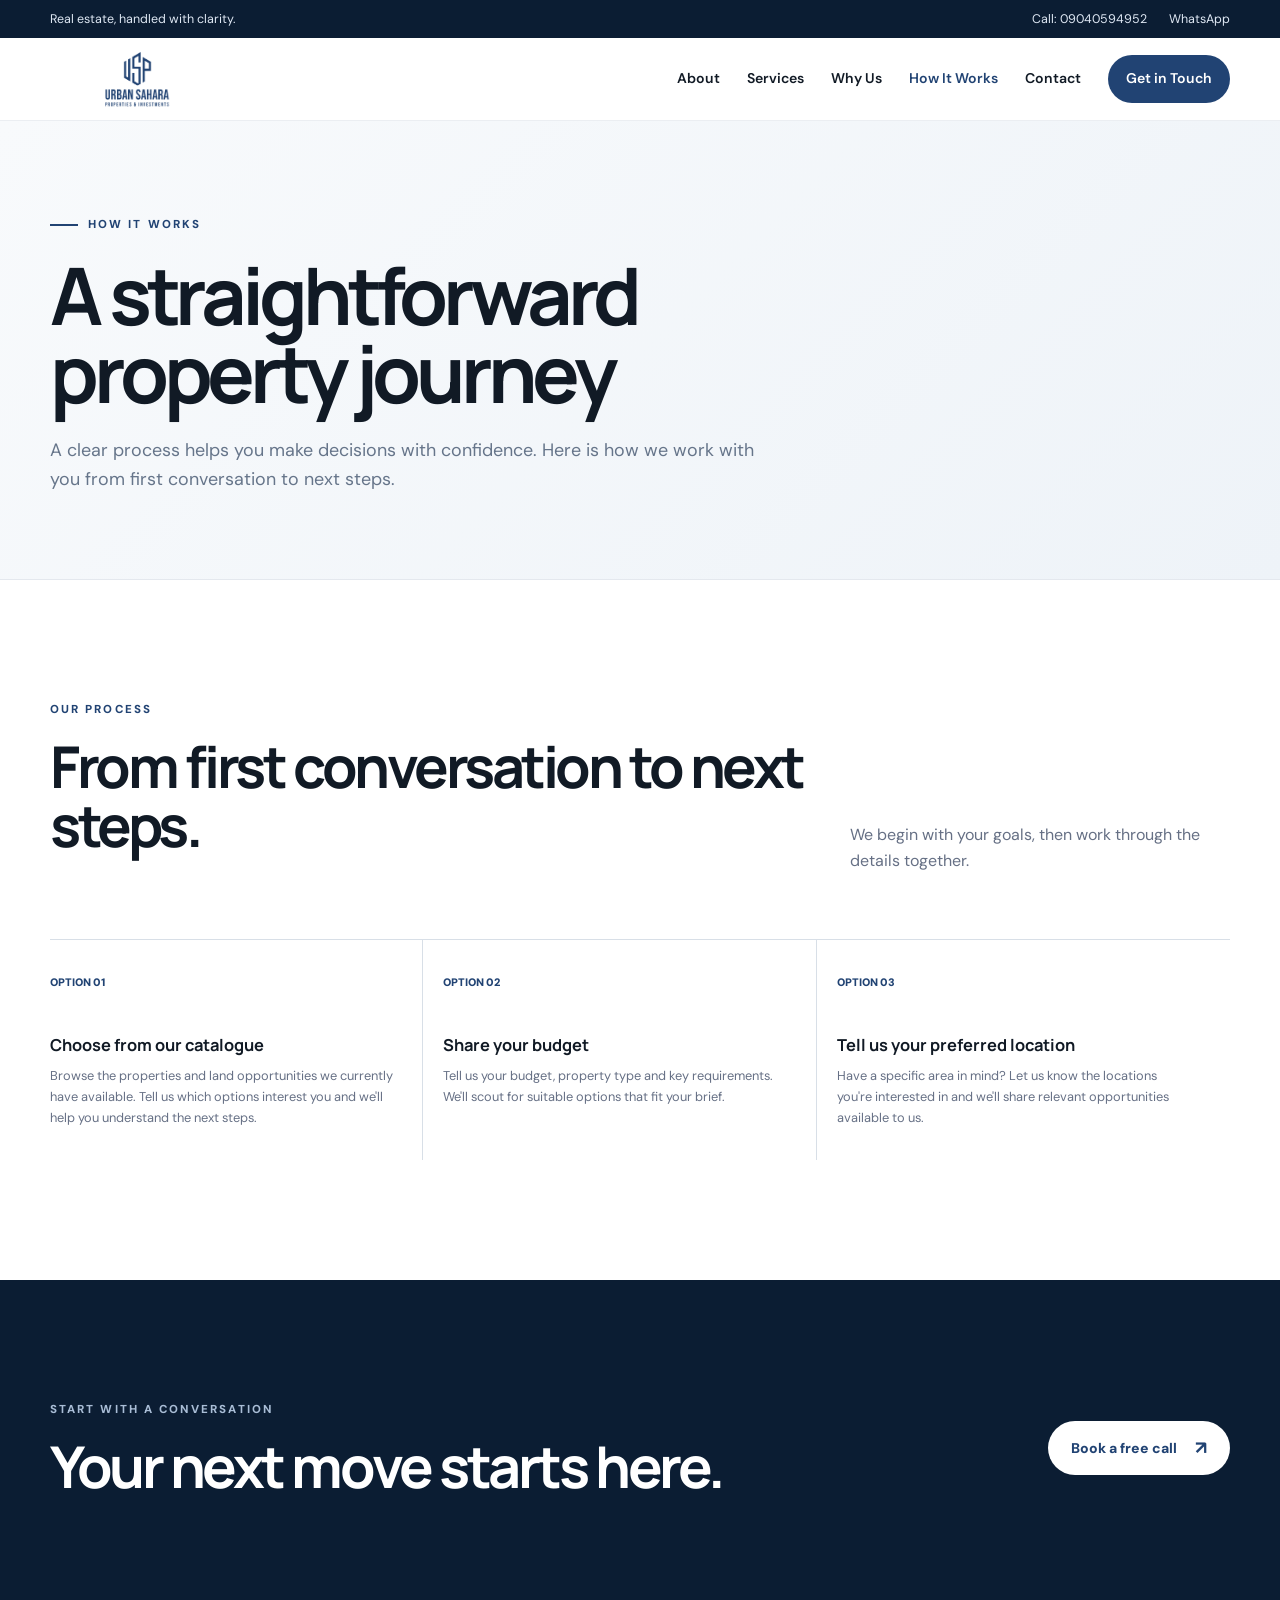
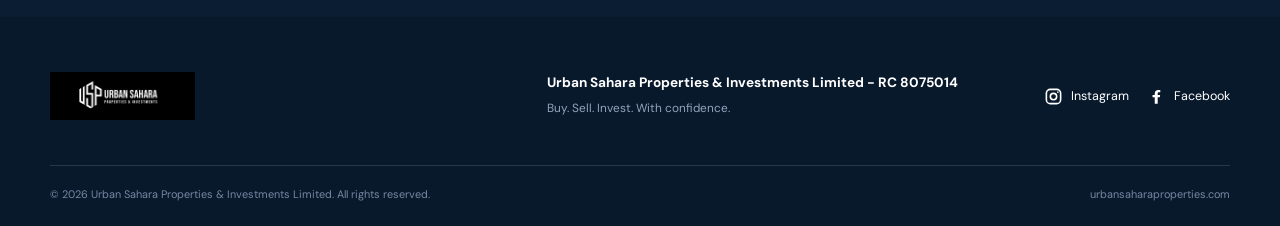
<file: how-it-works.html>
<!doctype html>
<html lang="en"><head>
<meta charset="utf-8"><meta name="viewport" content="width=device-width, initial-scale=1">
<meta name="theme-color" content="#214373"><meta name="description" content="A clear process helps you make decisions with confidence. Here is how we work with you from first conversation to next steps.">
<title>A transparent property journey | Urban Sahara Properties & Investments Limited</title>
<link rel="icon" href="img/favicon-source-logo-primary.png">
<link rel="preconnect" href="https://fonts.googleapis.com"><link rel="preconnect" href="https://fonts.gstatic.com" crossorigin>
<link href="https://fonts.googleapis.com/css2?family=DM+Sans:wght@400;500;600;700&family=Manrope:wght@500;600;700;800&display=swap" rel="stylesheet">
<link rel="stylesheet" href="style.css"></head><body>
<div class="topbar"><div class="container topbar-inner"><span>Real estate, handled with clarity.</span><div class="topbar-links"><a href="tel:+2349040594952">Call: 09040594952</a><a href="https://wa.me/2349040594952" target="_blank" rel="noopener noreferrer">WhatsApp</a></div></div></div>
  <header class="site-header" id="top">
    <div class="container nav-wrap">
      <a class="brand" href="index.html" aria-label="Urban Sahara Properties home">
        <img src="img/logo-primary.png" alt="Urban Sahara Properties & Investments Limited">
      </a>
      <button class="menu-toggle" type="button" aria-label="Open menu" aria-expanded="false">
        <span></span><span></span><span></span>
      </button>
      <nav class="main-nav" aria-label="Primary navigation">
        
        <a href="about.html">About</a>
        <a href="services.html">Services</a>
        <a href="why-us.html">Why Us</a>
        <a href="how-it-works.html">How It Works</a>
        <a href="contact.html">Contact</a>
        <a class="nav-cta" href="contact.html#contact-options">Get in Touch</a>
        
      </nav>
    </div>
  </header><main><section class="page-hero"><div class="container"><p class="eyebrow"><span></span>How It Works</p><h1>A straightforward property journey</h1><p class="page-lead">A clear process helps you make decisions with confidence. Here is how we work with you from first conversation to next steps.</p></div></section><section class="section"><div class="container"><div class="process-head"><div><p class="eyebrow">Our process</p><h2 class="display-heading">From first conversation to next steps.</h2></div><p class="process-intro">We begin with your goals, then work through the details together.</p></div><div class="process-grid process-grid-three">
<article class="process-step"><span>OPTION 01</span><h3>Choose from our catalogue</h3><p>Browse the properties and land opportunities we currently have available. Tell us which options interest you and we'll help you understand the next steps.</p></article>
<article class="process-step"><span>OPTION 02</span><h3>Share your budget</h3><p>Tell us your budget, property type and key requirements. We'll scout for suitable options that fit your brief.</p></article>
<article class="process-step"><span>OPTION 03</span><h3>Tell us your preferred location</h3><p>Have a specific area in mind? Let us know the locations you're interested in and we'll share relevant opportunities available to us.</p></article>
</div></div></section>
<section class="section dark-section"><div class="container callout-row callout-row-dark"><div><p class="eyebrow eyebrow-light">Start with a conversation</p><h2 class="display-heading">Your next move starts here.</h2></div><a class="btn btn-light" href="contact.html#contact-options">Book a free call <span>↗︎</span></a></div></section></main>
  <a class="floating-whatsapp" href="https://wa.me/2349040594952" target="_blank" rel="noopener noreferrer" aria-label="Chat with Urban Sahara on WhatsApp">
    <span>WA</span><b>Chat with us now</b>
  </a>
  <footer class="site-footer">
    <div class="container footer-grid">
      <a class="footer-brand" href="index.html" aria-label="Urban Sahara home"><img src="img/logo-white.png" alt="Urban Sahara Properties & Investments Limited"></a>
      <div class="footer-copy"><p>Urban Sahara Properties & Investments Limited - RC 8075014</p><span>Buy. Sell. Invest. With confidence.</span></div>
      <div class="footer-social">
        <a href="https://instagram.com/urbansaharaltd" target="_blank" rel="noopener noreferrer" aria-label="Instagram">
          <svg viewBox="0 0 24 24" aria-hidden="true"><rect x="3" y="3" width="18" height="18" rx="5" fill="none" stroke="currentColor" stroke-width="2"/><circle cx="12" cy="12" r="4" fill="none" stroke="currentColor" stroke-width="2"/><circle cx="17.5" cy="6.5" r="1" fill="currentColor"/></svg> Instagram
        </a>
        <a href="https://facebook.com/urbansaharaltd" target="_blank" rel="noopener noreferrer" aria-label="Facebook">
          <svg viewBox="0 0 24 24" aria-hidden="true"><path fill="currentColor" d="M13.5 21v-8h2.7l.4-3h-3.1V8.1c0-.9.3-1.5 1.6-1.5h1.7V3.9c-.8-.1-1.7-.2-2.6-.2-2.6 0-4.4 1.6-4.4 4.5V10H7v3h2.8v8z"/></svg> Facebook
        </a>
      </div>
    </div>
    <div class="container footer-bottom"><span>© <span id="year"></span> Urban Sahara Properties & Investments Limited. All rights reserved.</span><span>urbansaharaproperties.com</span></div>
  </footer>
  <script src="js/main.js"></script>
</body></html>
</file>
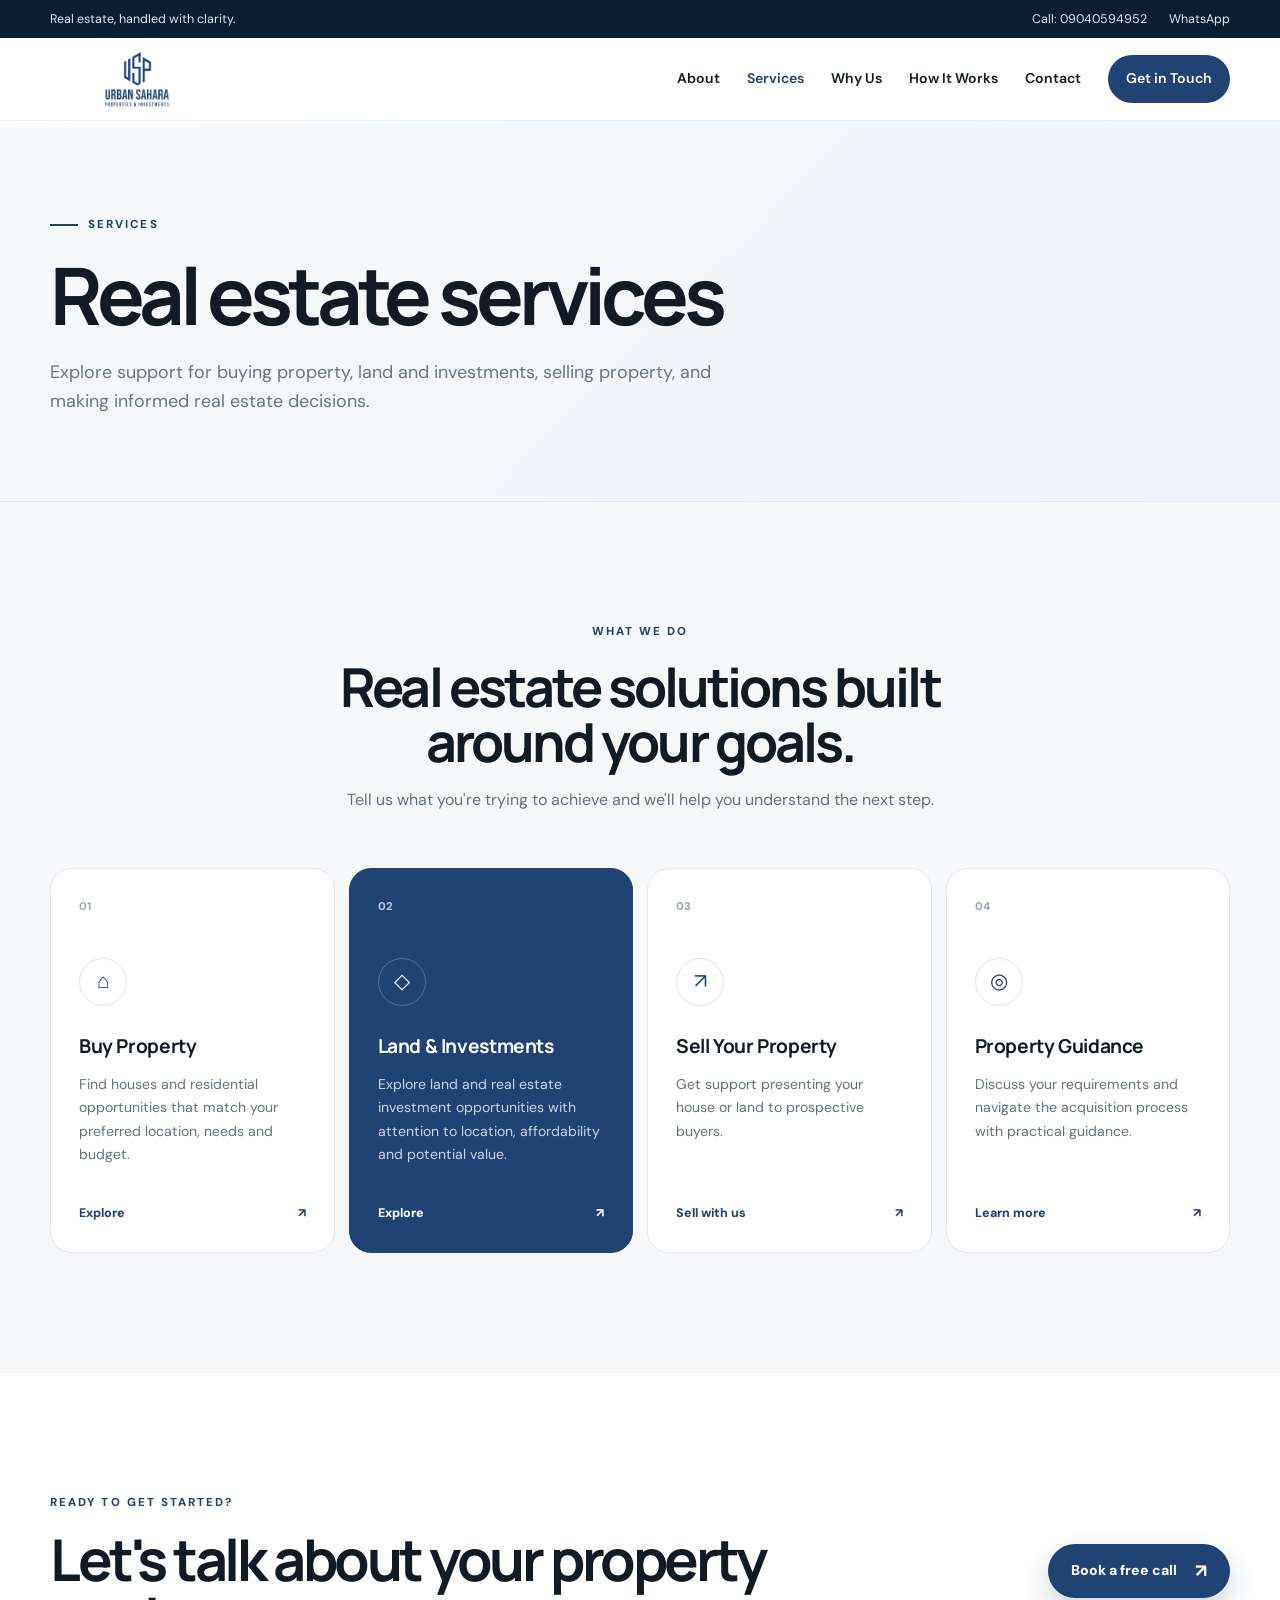
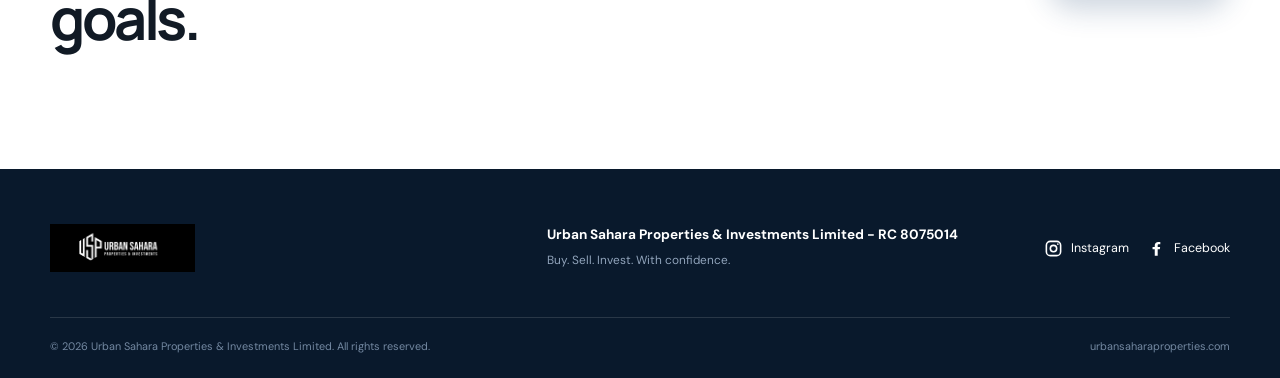
<file: services.html>
<!doctype html>
<html lang="en"><head>
<meta charset="utf-8"><meta name="viewport" content="width=device-width, initial-scale=1">
<meta name="theme-color" content="#214373"><meta name="description" content="Explore support for buying property, land and investments, selling property, and making informed real estate decisions.">
<title>Real estate services | Urban Sahara Properties & Investments Limited</title>
<link rel="icon" href="img/favicon-source-logo-primary.png">
<link rel="preconnect" href="https://fonts.googleapis.com"><link rel="preconnect" href="https://fonts.gstatic.com" crossorigin>
<link href="https://fonts.googleapis.com/css2?family=DM+Sans:wght@400;500;600;700&family=Manrope:wght@500;600;700;800&display=swap" rel="stylesheet">
<link rel="stylesheet" href="style.css"></head><body>
<div class="topbar"><div class="container topbar-inner"><span>Real estate, handled with clarity.</span><div class="topbar-links"><a href="tel:+2349040594952">Call: 09040594952</a><a href="https://wa.me/2349040594952" target="_blank" rel="noopener noreferrer">WhatsApp</a></div></div></div>
  <header class="site-header" id="top">
    <div class="container nav-wrap">
      <a class="brand" href="index.html" aria-label="Urban Sahara Properties home">
        <img src="img/logo-primary.png" alt="Urban Sahara Properties & Investments Limited">
      </a>
      <button class="menu-toggle" type="button" aria-label="Open menu" aria-expanded="false">
        <span></span><span></span><span></span>
      </button>
      <nav class="main-nav" aria-label="Primary navigation">
        <a href="about.html">About</a>
        <a href="services.html">Services</a>
        <a href="why-us.html">Why Us</a>
        <a href="how-it-works.html">How It Works</a>
        <a href="contact.html">Contact</a>
        <a class="nav-cta" href="contact.html#contact-options">Get in Touch</a>
      </nav>
    </div>
  </header><main><section class="page-hero"><div class="container"><p class="eyebrow"><span></span>Services</p><h1>Real estate services</h1><p class="page-lead">Explore support for buying property, land and investments, selling property, and making informed real estate decisions.</p></div></section><section class="section services-section"><div class="container"><div class="section-heading centered"><p class="eyebrow">What we do</p><h2>Real estate solutions built around your goals.</h2><p>Tell us what you're trying to achieve and we'll help you understand the next step.</p></div><div class="service-grid">
<article class="service-card"><div class="service-number">01</div><div class="service-icon">⌂</div><h3>Buy Property</h3><p>Find houses and residential opportunities that match your preferred location, needs and budget.</p><a href="contact.html#contact-options">Explore <span>↗︎</span></a></article>
<article class="service-card featured"><div class="service-number">02</div><div class="service-icon">◇</div><h3>Land & Investments</h3><p>Explore land and real estate investment opportunities with attention to location, affordability and potential value.</p><a href="contact.html#contact-options">Explore <span>↗︎</span></a></article>
<article class="service-card"><div class="service-number">03</div><div class="service-icon">↗︎</div><h3>Sell Your Property</h3><p>Get support presenting your house or land to prospective buyers.</p><a href="contact.html#contact-options">Sell with us <span>↗︎</span></a></article>
<article class="service-card"><div class="service-number">04</div><div class="service-icon">◎</div><h3>Property Guidance</h3><p>Discuss your requirements and navigate the acquisition process with practical guidance.</p><a href="how-it-works.html">Learn more <span>↗︎</span></a></article>
</div></div></section>
<section class="section"><div class="container callout-row"><div><p class="eyebrow">Ready to get started?</p><h2 class="display-heading">Let's talk about your property goals.</h2></div><a class="btn btn-primary" href="contact.html#contact-options">Book a free call <span>↗︎</span></a></div></section></main>
  <a class="floating-whatsapp" href="https://wa.me/2349040594952" target="_blank" rel="noopener noreferrer" aria-label="Chat with Urban Sahara on WhatsApp">
    <span>WA</span><b>Chat with us</b>
  </a>
  <footer class="site-footer">
    <div class="container footer-grid">
      <a class="footer-brand" href="index.html" aria-label="Urban Sahara home"><img src="img/logo-white.png" alt="Urban Sahara Properties & Investments Limited"></a>
      <div class="footer-copy"><p>Urban Sahara Properties & Investments Limited - RC 8075014</p><span>Buy. Sell. Invest. With confidence.</span></div>
      <div class="footer-social">
        <a href="https://instagram.com/urbansaharaltd" target="_blank" rel="noopener noreferrer" aria-label="Instagram">
          <svg viewBox="0 0 24 24" aria-hidden="true"><rect x="3" y="3" width="18" height="18" rx="5" fill="none" stroke="currentColor" stroke-width="2"/><circle cx="12" cy="12" r="4" fill="none" stroke="currentColor" stroke-width="2"/><circle cx="17.5" cy="6.5" r="1" fill="currentColor"/></svg> Instagram
        </a>
        <a href="https://facebook.com/urbansaharaltd" target="_blank" rel="noopener noreferrer" aria-label="Facebook">
          <svg viewBox="0 0 24 24" aria-hidden="true"><path fill="currentColor" d="M13.5 21v-8h2.7l.4-3h-3.1V8.1c0-.9.3-1.5 1.6-1.5h1.7V3.9c-.8-.1-1.7-.2-2.6-.2-2.6 0-4.4 1.6-4.4 4.5V10H7v3h2.8v8z"/></svg> Facebook
        </a>
      </div>
    </div>
    <div class="container footer-bottom"><span>© <span id="year"></span> Urban Sahara Properties & Investments Limited. All rights reserved.</span><span>urbansaharaproperties.com</span></div>
  </footer>
  <script src="js/main.js"></script>
</body></html>
</file>
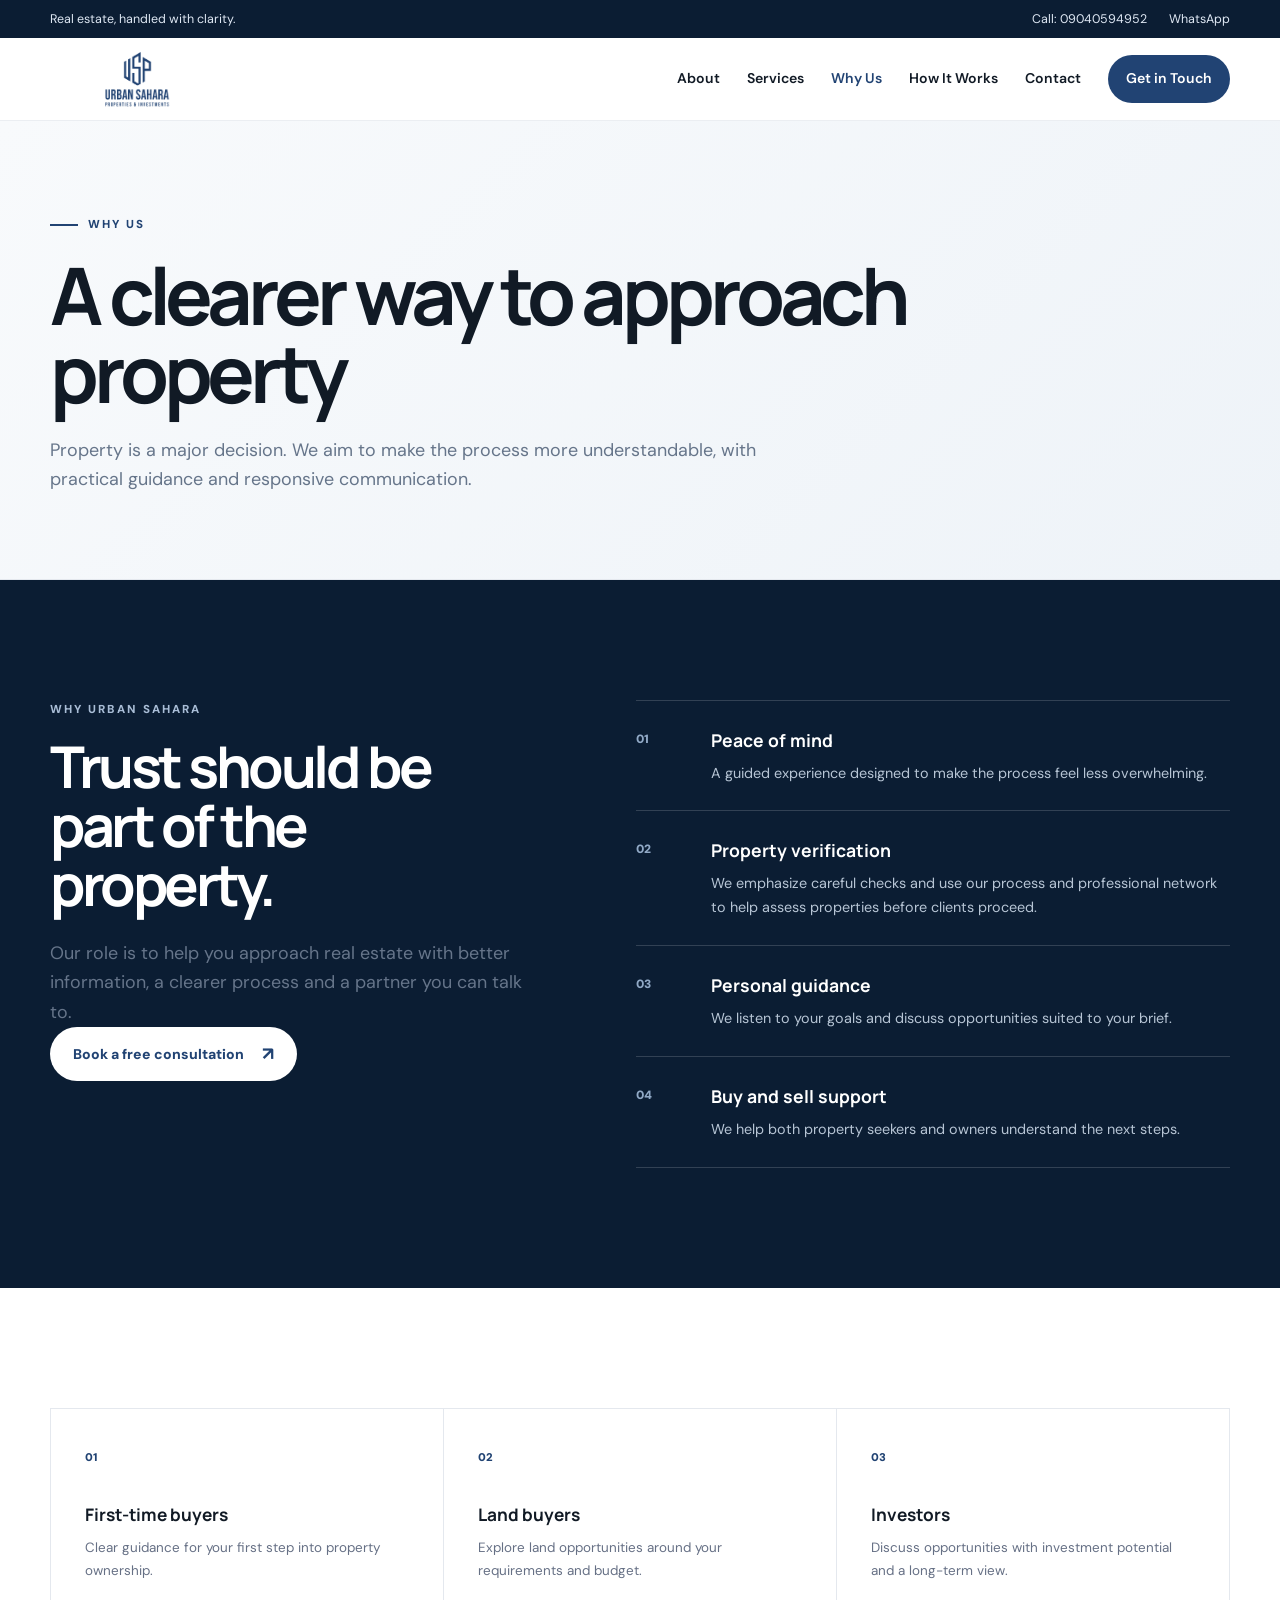
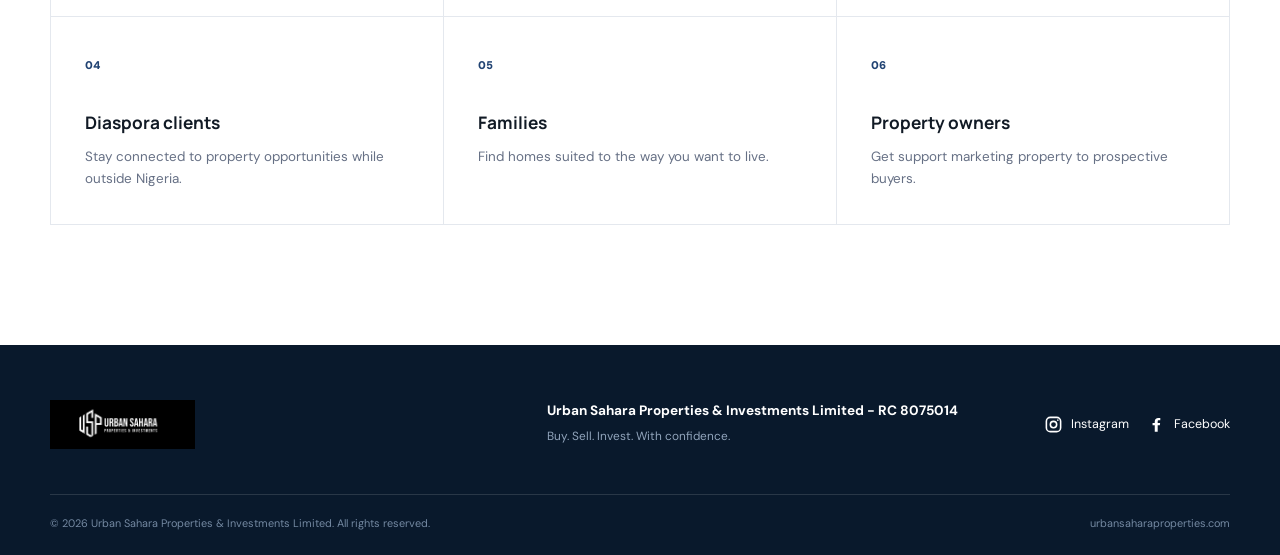
<file: why-us.html>
<!doctype html>
<html lang="en"><head>
<meta charset="utf-8"><meta name="viewport" content="width=device-width, initial-scale=1">
<meta name="theme-color" content="#214373"><meta name="description" content="Property is a major decision. We aim to make the process more understandable, with practical guidance and responsive communication.">
<title>A clearer way to approach property | Urban Sahara Properties & Investments Limited</title>
<link rel="icon" href="img/favicon-source-logo-primary.png">
<link rel="preconnect" href="https://fonts.googleapis.com"><link rel="preconnect" href="https://fonts.gstatic.com" crossorigin>
<link href="https://fonts.googleapis.com/css2?family=DM+Sans:wght@400;500;600;700&family=Manrope:wght@500;600;700;800&display=swap" rel="stylesheet">
<link rel="stylesheet" href="style.css"></head><body>
<div class="topbar"><div class="container topbar-inner"><span>Real estate, handled with clarity.</span><div class="topbar-links"><a href="tel:+2349040594952">Call: 09040594952</a><a href="https://wa.me/2349040594952" target="_blank" rel="noopener noreferrer">WhatsApp</a></div></div></div>
  <header class="site-header" id="top">
    <div class="container nav-wrap">
      <a class="brand" href="index.html" aria-label="Urban Sahara Properties home">
        <img src="img/logo-primary.png" alt="Urban Sahara Properties & Investments Limited">
      </a>
      <button class="menu-toggle" type="button" aria-label="Open menu" aria-expanded="false">
        <span></span><span></span><span></span>
      </button>
      <nav class="main-nav" aria-label="Primary navigation">
        <a href="about.html">About</a>
        <a href="services.html">Services</a>
        <a href="why-us.html">Why Us</a>
        <a href="how-it-works.html">How It Works</a>
        <a href="contact.html">Contact</a>
        <a class="nav-cta" href="contact.html#contact-options">Get in Touch</a>
      </nav>
    </div>
    
  </header><main><section class="page-hero"><div class="container"><p class="eyebrow"><span></span>Why Us</p><h1>A clearer way to approach property</h1><p class="page-lead">Property is a major decision. We aim to make the process more understandable, with practical guidance and responsive communication.</p></div></section><section class="section dark-section"><div class="container why-grid"><div><p class="eyebrow eyebrow-light">Why Urban Sahara</p><h2 class="display-heading">Trust should be part of the property.</h2><p class="page-lead">Our role is to help you approach real estate with better information, a clearer process and a partner you can talk to.</p><a class="btn btn-light" href="contact.html#contact-options">Book a free consultation <span>↗︎</span></a></div><div class="value-list"><div class="value-row"><span>01</span><div><h3>Peace of mind</h3><p>A guided experience designed to make the process feel less overwhelming.</p></div></div><div class="value-row"><span>02</span><div><h3>Property verification</h3><p>We emphasize careful checks and use our process and professional network to help assess properties before clients proceed.</p></div></div><div class="value-row"><span>03</span><div><h3>Personal guidance</h3><p>We listen to your goals and discuss opportunities suited to your brief.</p></div></div><div class="value-row"><span>04</span><div><h3>Buy and sell support</h3><p>We help both property seekers and owners understand the next steps.</p></div></div></div></div></section>
<section class="section"><div class="container audience-grid"><article class="audience-card"><span>01</span><h3>First-time buyers</h3><p>Clear guidance for your first step into property ownership.</p></article><article class="audience-card"><span>02</span><h3>Land buyers</h3><p>Explore land opportunities around your requirements and budget.</p></article><article class="audience-card"><span>03</span><h3>Investors</h3><p>Discuss opportunities with investment potential and a long-term view.</p></article><article class="audience-card"><span>04</span><h3>Diaspora clients</h3><p>Stay connected to property opportunities while outside Nigeria.</p></article><article class="audience-card"><span>05</span><h3>Families</h3><p>Find homes suited to the way you want to live.</p></article><article class="audience-card"><span>06</span><h3>Property owners</h3><p>Get support marketing property to prospective buyers.</p></article></div></section></main>
  <a class="floating-whatsapp" href="https://wa.me/2349040594952" target="_blank" rel="noopener noreferrer" aria-label="Chat with Urban Sahara on WhatsApp">
    <span>WA</span><b>Chat with us</b>
  </a>
  <footer class="site-footer">
    <div class="container footer-grid">
      <a class="footer-brand" href="index.html" aria-label="Urban Sahara home"><img src="img/logo-white.png" alt="Urban Sahara Properties & Investments Limited"></a>
      <div class="footer-copy"><p>Urban Sahara Properties & Investments Limited - RC 8075014</p><span>Buy. Sell. Invest. With confidence.</span></div>
      <div class="footer-social">
        <a href="https://instagram.com/urbansaharaltd" target="_blank" rel="noopener noreferrer" aria-label="Instagram">
          <svg viewBox="0 0 24 24" aria-hidden="true"><rect x="3" y="3" width="18" height="18" rx="5" fill="none" stroke="currentColor" stroke-width="2"/><circle cx="12" cy="12" r="4" fill="none" stroke="currentColor" stroke-width="2"/><circle cx="17.5" cy="6.5" r="1" fill="currentColor"/></svg> Instagram
        </a>
        <a href="https://facebook.com/urbansaharaltd" target="_blank" rel="noopener noreferrer" aria-label="Facebook">
          <svg viewBox="0 0 24 24" aria-hidden="true"><path fill="currentColor" d="M13.5 21v-8h2.7l.4-3h-3.1V8.1c0-.9.3-1.5 1.6-1.5h1.7V3.9c-.8-.1-1.7-.2-2.6-.2-2.6 0-4.4 1.6-4.4 4.5V10H7v3h2.8v8z"/></svg> Facebook
        </a>
      </div>
    </div>
    <div class="container footer-bottom"><span>© <span id="year"></span> Urban Sahara Properties & Investments Limited. All rights reserved.</span><span>urbansaharaproperties.com</span></div>
  </footer>
  <script src="js/main.js"></script>
</body></html>
</file>
<file: css/style.css>
:root {
  --navy: #214373;
  --navy-dark: #132b4a;
  --navy-deep: #0b1d33;
  --ink: #111a25;
  --muted: #667085;
  --paper: #f7f8fa;
  --line: #e4e8ee;
  --white: #ffffff;
  --radius: 22px;
  --shadow: 0 20px 60px rgba(17, 31, 50, .10);
  --shadow-soft: 0 12px 30px rgba(17, 31, 50, .07);
}

* { box-sizing: border-box; }
html { scroll-behavior: smooth; }
body {
  margin: 0;
  font-family: "DM Sans", Arial, sans-serif;
  color: var(--ink);
  background: var(--white);
  line-height: 1.65;
  -webkit-font-smoothing: antialiased;
}
body.menu-open { overflow: hidden; }
img { max-width: 100%; display: block; }
a { color: inherit; text-decoration: none; }
button, input, select, textarea { font: inherit; }
button { cursor: pointer; }
.container { width: min(1180px, calc(100% - 40px)); margin-inline: auto; }

.topbar { background: var(--navy-deep); color: #dfe8f4; font-size: .78rem; }
.topbar-inner { min-height: 38px; display: flex; align-items: center; justify-content: space-between; gap: 20px; }
.topbar-links { display: flex; gap: 22px; }
.topbar a:hover { color: white; }

.site-header {
  position: sticky; top: 0; z-index: 50; background: rgba(255,255,255,.94);
  backdrop-filter: blur(16px); border-bottom: 1px solid rgba(228,232,238,.75);
}
.nav-wrap { min-height: 82px; display: flex; align-items: center; justify-content: space-between; gap: 30px; }
.brand img { width: 175px; height: auto; }
.main-nav { display: flex; align-items: center; gap: 27px; font-size: .88rem; font-weight: 600; }
.main-nav a:not(.nav-cta):hover { color: var(--navy); }
.nav-cta { background: var(--navy); color: white; padding: 12px 18px; border-radius: 999px; }
.nav-cta:hover { background: var(--navy-dark); }
.menu-toggle { display: none; border: 0; background: transparent; padding: 8px; }
.menu-toggle span { width: 25px; height: 2px; background: var(--ink); display: block; margin: 5px 0; }

.hero { position: relative; overflow: hidden; padding: 92px 0 85px; background: linear-gradient(135deg, #f8fafc 0%, #eef3f8 100%); }
.hero-grid { display: grid; grid-template-columns: 1.02fr .98fr; align-items: center; gap: 70px; position: relative; z-index: 1; }
.hero-glow { position: absolute; border-radius: 50%; filter: blur(2px); opacity: .65; pointer-events: none; }
.hero-glow-one { width: 500px; height: 500px; background: rgba(33,67,115,.08); right: -140px; top: -180px; }
.hero-glow-two { width: 280px; height: 280px; background: rgba(33,67,115,.05); left: -130px; bottom: -100px; }
.eyebrow { display: flex; align-items: center; gap: 10px; text-transform: uppercase; letter-spacing: .18em; font-weight: 800; font-size: .72rem; color: var(--navy); margin: 0 0 18px; }
.eyebrow span { width: 28px; height: 2px; background: var(--navy); display: inline-block; }
.hero h1, h2, h3 { font-family: "Manrope", Arial, sans-serif; }
.hero h1 { font-size: clamp(3.2rem, 6.2vw, 6rem); line-height: .98; letter-spacing: -.065em; max-width: 720px; margin: 0 0 26px; }
.hero h1 em, .process-section h2 em { color: var(--navy); font-style: normal; }
.hero-text { max-width: 580px; font-size: 1.12rem; color: #526071; margin: 0 0 32px; }
.hero-actions { display: flex; flex-wrap: wrap; gap: 12px; }
.btn { display: inline-flex; justify-content: center; align-items: center; gap: 18px; border: 0; min-height: 54px; padding: 0 23px; border-radius: 999px; font-weight: 800; font-size: .88rem; transition: transform .25s ease, box-shadow .25s ease, background .25s ease; }
.btn span { font-size: 1.15rem; line-height: 0; }
.btn:hover { transform: translateY(-2px); }
.btn-primary { background: var(--navy); color: white; box-shadow: 0 12px 28px rgba(33,67,115,.22); }
.btn-primary:hover { background: var(--navy-dark); box-shadow: 0 16px 34px rgba(33,67,115,.28); }
.btn-secondary { background: white; color: var(--navy); border: 1px solid var(--line); }
.btn-light { background: white; color: var(--navy); }
.btn-full { width: 100%; }
.hero-trust { display: flex; align-items: center; gap: 22px; margin-top: 46px; }
.trust-item { display: grid; gap: 1px; }
.trust-item strong { font-size: .82rem; }
.trust-item span { color: #748093; font-size: .72rem; }
.trust-line { width: 1px; height: 36px; background: #ccd5df; }

.hero-visual { min-height: 570px; position: relative; display: flex; align-items: center; justify-content: center; }
.visual-card { width: min(510px, 100%); height: 520px; border-radius: 34px; overflow: hidden; position: relative; background:
  linear-gradient(155deg, rgba(13,38,68,.25), rgba(13,38,68,.9)),
  url("https://images.unsplash.com/photo-1600607687920-4e2a09cf159d?auto=format&fit=crop&w=1200&q=85") center/cover; box-shadow: 0 35px 80px rgba(14,30,50,.22); }
.visual-overlay { position: absolute; inset: 0; background: linear-gradient(180deg, rgba(0,0,0,.05) 0%, rgba(0,0,0,.08) 40%, rgba(7,23,41,.9) 100%); }
.visual-content { position: absolute; left: 36px; right: 36px; bottom: 38px; color: white; }
.pill { display: inline-block; padding: 7px 11px; border: 1px solid rgba(255,255,255,.35); border-radius: 999px; background: rgba(255,255,255,.08); backdrop-filter: blur(10px); font-size: .62rem; letter-spacing: .14em; font-weight: 800; }
.visual-content h2 { font-size: 2.2rem; line-height: 1.05; letter-spacing: -.04em; margin: 18px 0 10px; }
.visual-content p { margin: 0; color: #d9e2ed; }
.floating-card { position: absolute; left: -25px; bottom: 38px; display: flex; align-items: center; gap: 12px; background: white; padding: 14px 17px; border-radius: 17px; box-shadow: var(--shadow); max-width: 255px; }
.floating-icon { width: 40px; height: 40px; display: grid; place-items: center; border-radius: 50%; color: white; background: var(--navy); font-weight: 900; }
.floating-card strong, .floating-card span { display: block; }
.floating-card strong { font-size: .82rem; }
.floating-card span { color: var(--muted); font-size: .69rem; line-height: 1.3; }

.marquee { overflow: hidden; background: var(--navy); color: white; padding: 16px 0; }
.marquee-track { width: max-content; display: flex; gap: 25px; align-items: center; animation: marquee 28s linear infinite; font-size: .72rem; font-weight: 800; letter-spacing: .17em; }
.marquee b { opacity: .55; }
@keyframes marquee { to { transform: translateX(-50%); } }

.section { padding: 120px 0; }
.intro { background: white; }
.intro-grid { display: grid; grid-template-columns: .82fr 1.18fr; gap: 90px; }
.section-heading h2 { margin: 0; font-size: clamp(2.25rem, 4.2vw, 4.2rem); line-height: 1.03; letter-spacing: -.055em; }
.intro-copy { padding-top: 10px; max-width: 680px; }
.intro-copy p { color: #5e6978; margin: 0 0 18px; }
.intro-copy .lead { color: var(--ink); font-size: 1.3rem; line-height: 1.5; }
.intro-copy strong { color: var(--navy); }
.text-link { color: var(--navy); font-weight: 800; display: inline-flex; gap: 12px; margin-top: 12px; }
.text-link:hover span { transform: translateX(4px); }
.text-link span { transition: transform .2s; }

.services-section { background: var(--paper); }
.centered { max-width: 740px; margin: 0 auto 55px; text-align: center; }
.centered .eyebrow { justify-content: center; }
.centered > p:last-child { color: var(--muted); margin: 17px auto 0; max-width: 590px; }
.service-grid { display: grid; grid-template-columns: repeat(4, 1fr); gap: 14px; }
.service-card { background: white; border: 1px solid var(--line); min-height: 385px; border-radius: var(--radius); padding: 28px; display: flex; flex-direction: column; transition: transform .3s ease, box-shadow .3s ease; }
.service-card:hover { transform: translateY(-8px); box-shadow: var(--shadow-soft); }
.service-card.featured { background: var(--navy); color: white; border-color: var(--navy); }
.service-number { font-size: .7rem; font-weight: 800; color: #9ba7b7; }
.featured .service-number { color: #b9c9dc; }
.service-icon { width: 48px; height: 48px; border: 1px solid #dce3ea; border-radius: 50%; display: grid; place-items: center; color: var(--navy); font-size: 1.3rem; margin: 42px 0 25px; }
.featured .service-icon { border-color: rgba(255,255,255,.24); color: white; }
.service-card h3 { font-size: 1.2rem; margin: 0 0 11px; letter-spacing: -.02em; }
.service-card p { color: var(--muted); font-size: .88rem; margin: 0; }
.featured p { color: #cbd6e4; }
.service-card a { margin-top: auto; padding-top: 30px; color: var(--navy); font-size: .78rem; font-weight: 800; display: flex; justify-content: space-between; }
.featured a { color: white; }

.dark-section { background: var(--navy-deep); color: white; }
.why-grid { display: grid; grid-template-columns: .9fr 1.1fr; gap: 100px; align-items: start; }
.eyebrow-light { color: #a9bdd6; }
.why-copy h2 { font-size: clamp(2.6rem, 4.5vw, 4.6rem); line-height: 1; letter-spacing: -.06em; margin: 0 0 25px; }
.why-copy > p:not(.eyebrow) { color: #b7c5d5; max-width: 500px; margin-bottom: 30px; }
.why-list { border-top: 1px solid rgba(255,255,255,.16); }
.why-item { display: grid; grid-template-columns: 60px 1fr; gap: 20px; padding: 28px 0; border-bottom: 1px solid rgba(255,255,255,.16); }
.why-icon { font-family: "Manrope"; color: #7892b2; font-size: .75rem; font-weight: 800; padding-top: 4px; }
.why-item h3 { margin: 0 0 7px; font-size: 1.12rem; }
.why-item p { margin: 0; color: #aebdce; font-size: .88rem; }

.audience { background: white; }
.audience-grid { display: grid; grid-template-columns: repeat(3, 1fr); border-top: 1px solid var(--line); border-left: 1px solid var(--line); }
.audience-card { padding: 34px; border-right: 1px solid var(--line); border-bottom: 1px solid var(--line); min-height: 205px; transition: background .25s; }
.audience-card:hover { background: var(--paper); }
.audience-card span { font-size: .7rem; color: var(--navy); font-weight: 900; }
.audience-card h3 { margin: 32px 0 8px; font-size: 1.08rem; }
.audience-card p { margin: 0; color: var(--muted); font-size: .84rem; }

.process-section { background: var(--paper); }
.process-head { display: flex; align-items: end; justify-content: space-between; gap: 40px; margin-bottom: 60px; }
.process-intro { max-width: 380px; color: var(--muted); margin: 0 0 5px; }
.process-grid { display: grid; grid-template-columns: repeat(5, 1fr); border-top: 1px solid #d8dfe7; }
.process-step { padding: 28px 20px 0 0; border-right: 1px solid #d8dfe7; margin-right: 20px; min-height: 220px; }
.process-step:last-child { border-right: 0; }
.process-step > span { font-size: .68rem; color: var(--navy); font-weight: 900; }
.process-step h3 { font-size: 1.03rem; line-height: 1.25; margin: 40px 0 10px; }
.process-step p { color: var(--muted); font-size: .8rem; margin: 0; }

.sell-section { padding: 0 0 120px; background: var(--paper); }
.sell-grid { display: grid; grid-template-columns: 1.15fr .85fr; gap: 0; }
.sell-card { padding: 65px; background: var(--navy); color: white; border-radius: 28px 0 0 28px; }
.sell-card h2 { font-size: clamp(2.2rem, 4vw, 4rem); line-height: 1; letter-spacing: -.055em; margin: 0 0 18px; }
.sell-card p:not(.eyebrow) { color: #c2cfde; max-width: 520px; margin-bottom: 28px; }
.sell-side { background: white; padding: 65px; border-radius: 0 28px 28px 0; display: flex; flex-direction: column; justify-content: center; }
.sell-side > p { color: var(--muted); margin: 0; }
.mini-points { display: flex; flex-wrap: wrap; gap: 8px; margin-top: 28px; }
.mini-points span { border: 1px solid var(--line); padding: 8px 11px; border-radius: 999px; font-size: .73rem; font-weight: 700; }

.discovery { background: white; }
.discovery-grid { display: grid; grid-template-columns: .82fr 1.18fr; gap: 80px; align-items: start; }
.discovery-copy { position: sticky; top: 130px; }
.discovery-copy h2 { font-size: clamp(2.6rem, 4.6vw, 4.7rem); line-height: 1; letter-spacing: -.06em; margin: 0 0 20px; }
.discovery-copy > p:not(.eyebrow) { color: var(--muted); max-width: 470px; }
.contact-mini { display: grid; gap: 14px; margin-top: 38px; }
.contact-mini a { padding: 15px 0; border-bottom: 1px solid var(--line); display: flex; justify-content: space-between; gap: 20px; }
.contact-mini span { color: var(--muted); font-size: .78rem; }
.contact-mini strong { font-size: .82rem; color: var(--navy); }
.form-card { background: var(--paper); border: 1px solid var(--line); padding: 38px; border-radius: 28px; box-shadow: var(--shadow-soft); }
.form-badge { color: var(--navy); font-size: .68rem; font-weight: 900; letter-spacing: .16em; }
.form-header h3 { margin: 5px 0 25px; font-size: 2rem; letter-spacing: -.04em; }
form { display: grid; gap: 16px; }
.form-row { display: grid; grid-template-columns: 1fr 1fr; gap: 14px; }
label { display: grid; gap: 7px; font-size: .74rem; font-weight: 800; color: #4e5b6b; }
input, select, textarea { width: 100%; border: 1px solid #d9e0e8; border-radius: 12px; background: white; padding: 13px 14px; color: var(--ink); outline: none; transition: border .2s, box-shadow .2s; }
textarea { resize: vertical; min-height: 115px; }
input:focus, select:focus, textarea:focus { border-color: var(--navy); box-shadow: 0 0 0 3px rgba(33,67,115,.09); }
.form-note { color: #8a95a4; font-size: .68rem; margin: -4px 0 0; }
.form-status { min-height: 20px; font-size: .78rem; font-weight: 700; }
.form-status.success { color: #176b47; }
.form-status.error { color: #a22d2d; }

.contact-section { background: var(--paper); }
.contact-grid { display: grid; grid-template-columns: 1fr 1fr; gap: 90px; align-items: start; }
.contact-details { display: grid; grid-template-columns: 1fr 1fr; gap: 0 30px; }
.contact-details > div { padding: 20px 0; border-bottom: 1px solid var(--line); }
.contact-details span, .contact-details strong { display: block; }
.contact-details span { font-size: .7rem; color: var(--muted); text-transform: uppercase; letter-spacing: .1em; }
.contact-details strong { margin-top: 7px; font-size: .88rem; }

.site-footer { background: #09192c; color: white; padding: 55px 0 22px; }
.footer-grid { display: grid; grid-template-columns: 1fr 1fr auto; align-items: center; gap: 35px; padding-bottom: 45px; }
.footer-brand img { width: 245px; max-width: 100%; }
.footer-copy p { margin: 0; font-weight: 700; font-size: .85rem; }
.footer-copy span { color: #91a4bb; font-size: .74rem; }
.footer-social { display: flex; gap: 18px; font-size: .78rem; }
.footer-social a:hover { color: #bcd0e6; }
.footer-bottom { border-top: 1px solid rgba(255,255,255,.13); padding-top: 20px; display: flex; justify-content: space-between; gap: 20px; color: #7489a2; font-size: .68rem; }

.floating-whatsapp { display: none; }
.hidden-frame { position: absolute; width: 1px; height: 1px; border: 0; opacity: 0; pointer-events: none; }

.reveal { opacity: 0; transform: translateY(22px); transition: opacity .7s ease, transform .7s ease; }
.reveal.is-visible { opacity: 1; transform: translateY(0); }
.reveal-delay { transition-delay: .12s; }

@media (max-width: 1000px) {
  .main-nav { gap: 16px; }
  .hero-grid, .intro-grid, .why-grid, .discovery-grid { grid-template-columns: 1fr; }
  .hero { padding-top: 65px; }
  .hero-visual { min-height: 520px; }
  .intro-grid, .why-grid, .discovery-grid { gap: 50px; }
  .discovery-copy { position: static; }
  .service-grid { grid-template-columns: 1fr 1fr; }
  .process-grid { grid-template-columns: 1fr 1fr 1fr; }
  .process-step:nth-child(3) { border-right: 0; }
  .process-step:nth-child(n+4) { border-top: 1px solid #d8dfe7; margin-top: 20px; padding-top: 28px; }
  .audience-grid { grid-template-columns: 1fr 1fr; }
}

@media (max-width: 760px) {
  .container { width: min(100% - 28px, 1180px); }
  .topbar-inner { justify-content: center; }
  .topbar-inner > span { display: none; }
  .topbar-links { width: 100%; justify-content: space-between; gap: 12px; }
  .nav-wrap { min-height: 72px; }
  .brand img { width: 150px; }
  .menu-toggle { display: block; position: relative; z-index: 52; }
  .main-nav { position: fixed; inset: 0; background: white; padding: 100px 28px 30px; flex-direction: column; align-items: stretch; justify-content: flex-start; gap: 6px; transform: translateX(100%); transition: transform .3s ease; font-size: 1.05rem; }
  .main-nav.open { transform: translateX(0); }
  .main-nav a { padding: 15px 0; border-bottom: 1px solid var(--line); }
  .main-nav .nav-cta { text-align: center; margin-top: 16px; border: 0; }
  .hero { padding: 55px 0 65px; }
  .hero-grid { gap: 42px; }
  .hero h1 { font-size: clamp(3rem, 16vw, 5rem); }
  .hero-text { font-size: 1rem; }
  .hero-actions { display: grid; grid-template-columns: 1fr; }
  .hero-trust { margin-top: 30px; gap: 15px; }
  .trust-line { height: 32px; }
  .hero-visual { min-height: 430px; }
  .visual-card { height: 410px; border-radius: 25px; }
  .visual-content { left: 24px; right: 24px; bottom: 25px; }
  .visual-content h2 { font-size: 1.8rem; }
  .floating-card { left: 12px; bottom: 18px; max-width: 245px; }
  .section { padding: 78px 0; }
  .section-heading h2 { font-size: clamp(2.25rem, 11vw, 3.4rem); }
  .intro-copy .lead { font-size: 1.1rem; }
  .service-grid, .audience-grid, .contact-grid { grid-template-columns: 1fr; }
  .service-card { min-height: 330px; }
  .why-grid { gap: 50px; }
  .why-copy h2 { font-size: clamp(2.6rem, 12vw, 4rem); }
  .audience-card { min-height: 170px; padding: 25px; }
  .audience-card h3 { margin-top: 25px; }
  .process-head { display: block; margin-bottom: 35px; }
  .process-intro { margin-top: 25px; }
  .process-grid { grid-template-columns: 1fr; }
  .process-step, .process-step:nth-child(n+4) { border-right: 0; border-bottom: 1px solid #d8dfe7; border-top: 0; margin: 0; padding: 24px 0; min-height: auto; }
  .process-step:first-child { padding-top: 0; }
  .process-step:last-child { border-bottom: 0; }
  .process-step h3 { margin: 20px 0 8px; }
  .sell-section { padding-bottom: 78px; }
  .sell-grid { grid-template-columns: 1fr; }
  .sell-card { border-radius: 25px 25px 0 0; padding: 40px 25px; }
  .sell-side { border-radius: 0 0 25px 25px; padding: 35px 25px; }
  .form-card { padding: 25px 18px; border-radius: 22px; }
  .form-row { grid-template-columns: 1fr; }
  .contact-details { grid-template-columns: 1fr; }
  .footer-grid { grid-template-columns: 1fr; }
  .footer-social { flex-wrap: wrap; }
  .footer-bottom { flex-direction: column; }
  .floating-whatsapp { position: fixed; display: flex; align-items: center; gap: 8px; right: 14px; bottom: 15px; z-index: 45; background: #1f8f55; color: white; padding: 8px 12px 8px 8px; border-radius: 999px; box-shadow: 0 12px 30px rgba(0,0,0,.2); font-size: .72rem; font-weight: 800; }
  .floating-whatsapp span { width: 32px; height: 32px; border-radius: 50%; display: grid; place-items: center; background: white; color: #1f8f55; font-size: .63rem; }
}

@media (prefers-reduced-motion: reduce) {
  html { scroll-behavior: auto; }
  *, *::before, *::after { animation-duration: .01ms !important; animation-iteration-count: 1 !important; transition-duration: .01ms !important; }
  .reveal { opacity: 1; transform: none; }
}
</file>
<file: style.css>
:root {
  --navy: #214373;
  --navy-dark: #132b4a;
  --navy-deep: #0b1d33;
  --ink: #111a25;
  --muted: #667085;
  --paper: #f7f8fa;
  --line: #e4e8ee;
  --white: #ffffff;
  --radius: 22px;
  --shadow: 0 20px 60px rgba(17, 31, 50, .10);
  --shadow-soft: 0 12px 30px rgba(17, 31, 50, .07);
  --
}

* { box-sizing: border-box; }
html { scroll-behavior: smooth; }
body {
  margin: 0;
  font-family: "DM Sans", Arial, sans-serif;
  color: var(--ink);
  background: var(--white);
  line-height: 1.65;
  -webkit-font-smoothing: antialiased;
}



body.menu-open { overflow: hidden; }
img { max-width: 100%; display: block; }
a { color: inherit; text-decoration: none; }
button, input, select, textarea { font: inherit; }
button { cursor: pointer; }
.container { width: min(1180px, calc(100% - 40px)); margin-inline: auto; }

.topbar { background: var(--navy-deep); color: #dfe8f4; font-size: .78rem; }
.topbar-inner { min-height: 38px; display: flex; align-items: center; justify-content: space-between; gap: 20px; }
.topbar-links { display: flex; gap: 22px; }
.topbar a:hover { color: white; }

.site-header {
  position: sticky; top: 0; z-index: 50; background: rgba(255,255,255,.94);
  backdrop-filter: blur(16px); border-bottom: 1px solid rgba(228,232,238,.75);
}

/* doing what */
.nav-wrap { min-height: 82px; display: flex; align-items: center; justify-content: space-between; gap: 30px; }
.brand img { width: 175px; height: auto; }
.main-nav { display: flex; align-items: center; gap: 27px; font-size: .88rem; font-weight: 600; }
.main-nav a:not(.nav-cta):hover { color: var(--navy); }
.nav-cta { background: var(--navy); color: white; padding: 12px 18px; border-radius: 999px; }
.nav-cta:hover { background: var(--navy-dark); }
.menu-toggle { display: none; border: 0; background: transparent; padding: 8px; }
.menu-toggle span { width: 25px; height: 2px; background: var(--ink); display: block; margin: 5px 0; }

.hero { position: relative; overflow: hidden; padding: 92px 0 85px; background: linear-gradient(135deg, #f8fafc 0%, #eef3f8 100%); }
.hero-grid { display: grid; grid-template-columns: 1.02fr .98fr; align-items: center; gap: 70px; position: relative; z-index: 1; }
.hero-glow { position: absolute; border-radius: 50%; filter: blur(2px); opacity: .65; pointer-events: none; }
.hero-glow-one { width: 500px; height: 500px; background: rgba(33,67,115,.08); right: -140px; top: -180px; }
.hero-glow-two { width: 280px; height: 280px; background: rgba(33,67,115,.05); left: -130px; bottom: -100px; }
.eyebrow { display: flex; align-items: center; gap: 10px; text-transform: uppercase; letter-spacing: .18em; font-weight: 800; font-size: .72rem; color: var(--navy); margin: 0 0 18px; }
.eyebrow span { width: 28px; height: 2px; background: var(--navy); display: inline-block; }
.hero h1, h2, h3 { font-family: "Manrope", Arial, sans-serif; }
.hero h1 { font-size: clamp(3.2rem, 6.2vw, 6rem); line-height: .98; letter-spacing: -.065em; max-width: 720px; margin: 0 0 26px; }
.hero h1 em, .process-section h2 em { color: var(--navy); font-style: normal; }
.hero-text { max-width: 580px; font-size: 1.12rem; color: #526071; margin: 0 0 32px; }
.hero-actions { display: flex; flex-wrap: wrap; gap: 12px; }
.btn { display: inline-flex; justify-content: center; align-items: center; gap: 18px; border: 0; min-height: 54px; padding: 0 23px; border-radius: 999px; font-weight: 800; font-size: .88rem; transition: transform .25s ease, box-shadow .25s ease, background .25s ease; }
.btn span { font-size: 1.15rem; line-height: 0; }
.btn:hover { transform: translateY(-2px); }
.btn-primary { background: var(--navy); color: white; box-shadow: 0 12px 28px rgba(33,67,115,.22); }
.btn-primary:hover { background: var(--navy-dark); box-shadow: 0 16px 34px rgba(33,67,115,.28); }
.btn-secondary { background: white; color: var(--navy); border: 1px solid var(--line); }
.btn-light { background: white; color: var(--navy); }
.btn-full { width: 100%; }
.hero-trust { display: flex; align-items: center; gap: 22px; margin-top: 46px; }
.trust-item { display: grid; gap: 1px; }
.trust-item strong { font-size: .82rem; }
.trust-item span { color: #748093; font-size: .72rem; }
.trust-line { width: 1px; height: 36px; background: #ccd5df; }

.hero-visual { min-height: 570px; position: relative; display: flex; align-items: center; justify-content: center; }
.visual-card { width: min(510px, 100%); height: 520px; border-radius: 34px; overflow: hidden; position: relative; background: #dce5ee; box-shadow: 0 35px 80px rgba(14,30,50,.22); }
.hero-placeholder-image { position: absolute; inset: 0; width: 100%; height: 100%; object-fit: cover; object-position: center; z-index: 0; }
.visual-overlay { z-index: 1; }
.visual-content { z-index: 2; }
.visual-overlay { position: absolute; inset: 0; background: linear-gradient(180deg, rgba(0,0,0,.05) 0%, rgba(0,0,0,.08) 40%, rgba(7,23,41,.9) 100%); }
.visual-content { position: absolute; left: 36px; right: 36px; bottom: 38px; color: white; }
.pill { display: inline-block; padding: 7px 11px; border: 1px solid rgba(255,255,255,.35); border-radius: 999px; background: rgba(255,255,255,.08); backdrop-filter: blur(10px); font-size: .62rem; letter-spacing: .14em; font-weight: 800; }
.visual-content h2 { font-size: 2.2rem; line-height: 1.05; letter-spacing: -.04em; margin: 18px 0 10px; }
.visual-content p { margin: 0; color: #d9e2ed; }
.floating-card { position: absolute; left: -25px; bottom: 38px; display: flex; align-items: center; gap: 12px; background: white; padding: 14px 17px; border-radius: 17px; box-shadow: var(--shadow); max-width: 255px; }
.floating-icon { width: 40px; height: 40px; display: grid; place-items: center; border-radius: 50%; color: white; background: var(--navy); font-weight: 900; }
.floating-card strong, .floating-card span { display: block; }
.floating-card strong { font-size: .82rem; }
.floating-card span { color: var(--muted); font-size: .69rem; line-height: 1.3; }

.marquee { overflow: hidden; background: var(--navy); color: white; padding: 16px 0; }
.marquee-track { width: max-content; display: flex; gap: 25px; align-items: center; animation: marquee 28s linear infinite; font-size: .72rem; font-weight: 800; letter-spacing: .17em; }
.marquee b { opacity: .55; }
@keyframes marquee { to { transform: translateX(-50%); } }

.section { padding: 120px 0; }
.intro { background: white; }
.intro-grid { display: grid; grid-template-columns: .82fr 1.18fr; gap: 90px; }
.section-heading h2 { margin: 0; font-size: clamp(2.25rem, 4.2vw, 4.2rem); line-height: 1.03; letter-spacing: -.055em; }
.intro-copy { padding-top: 10px; max-width: 680px; }
.intro-copy p { color: #5e6978; margin: 0 0 18px; }
.intro-copy .lead { color: var(--ink); font-size: 1.3rem; line-height: 1.5; }
.intro-copy strong { color: var(--navy); }
.text-link { color: var(--navy); font-weight: 800; display: inline-flex; gap: 12px; margin-top: 12px; }
.text-link:hover span { transform: translateX(4px); }
.text-link span { transition: transform .2s; }

.services-section { background: var(--paper); }
.centered { max-width: 740px; margin: 0 auto 55px; text-align: center; }
.centered .eyebrow { justify-content: center; }
.centered > p:last-child { color: var(--muted); margin: 17px auto 0; max-width: 590px; }
.service-grid { display: grid; grid-template-columns: repeat(4, 1fr); gap: 14px; }
.service-card { background: white; border: 1px solid var(--line); min-height: 385px; border-radius: var(--radius); padding: 28px; display: flex; flex-direction: column; transition: transform .3s ease, box-shadow .3s ease; }
.service-card:hover { transform: translateY(-8px); box-shadow: var(--shadow-soft); }
.service-card.featured { background: var(--navy); color: white; border-color: var(--navy); }
.service-number { font-size: .7rem; font-weight: 800; color: #9ba7b7; }
.featured .service-number { color: #b9c9dc; }
.service-icon { width: 48px; height: 48px; border: 1px solid #dce3ea; border-radius: 50%; display: grid; place-items: center; color: var(--navy); font-size: 1.3rem; margin: 42px 0 25px; }
.featured .service-icon { border-color: rgba(255,255,255,.24); color: white; }
.service-card h3 { font-size: 1.2rem; margin: 0 0 11px; letter-spacing: -.02em; }
.service-card p { color: var(--muted); font-size: .88rem; margin: 0; }
.featured p { color: #cbd6e4; }
.service-card a { margin-top: auto; padding-top: 30px; color: var(--navy); font-size: .78rem; font-weight: 800; display: flex; justify-content: space-between; }
.featured a { color: white; }

.dark-section { background: var(--navy-deep); color: white; }
.why-grid { display: grid; grid-template-columns: .9fr 1.1fr; gap: 100px; align-items: start; }
.eyebrow-light { color: #a9bdd6; }
.why-copy h2 { font-size: clamp(2.6rem, 4.5vw, 4.6rem); line-height: 1; letter-spacing: -.06em; margin: 0 0 25px; }
.why-copy > p:not(.eyebrow) { color: #b7c5d5; max-width: 500px; margin-bottom: 30px; }
.why-list { border-top: 1px solid rgba(255,255,255,.16); }
.why-item { display: grid; grid-template-columns: 60px 1fr; gap: 20px; padding: 28px 0; border-bottom: 1px solid rgba(255,255,255,.16); }
.why-icon { font-family: "Manrope"; color: #7892b2; font-size: .75rem; font-weight: 800; padding-top: 4px; }
.why-item h3 { margin: 0 0 7px; font-size: 1.12rem; }
.why-item p { margin: 0; color: #aebdce; font-size: .88rem; }

.audience { background: white; }
.audience-grid { display: grid; grid-template-columns: repeat(3, 1fr); border-top: 1px solid var(--line); border-left: 1px solid var(--line); }
.audience-card { padding: 34px; border-right: 1px solid var(--line); border-bottom: 1px solid var(--line); min-height: 205px; transition: background .25s; }
.audience-card:hover { background: var(--paper); }
.audience-card span { font-size: .7rem; color: var(--navy); font-weight: 900; }
.audience-card h3 { margin: 32px 0 8px; font-size: 1.08rem; }
.audience-card p { margin: 0; color: var(--muted); font-size: .84rem; }

.process-section { background: var(--paper); }
.process-head { display: flex; align-items: end; justify-content: space-between; gap: 40px; margin-bottom: 60px; }
.process-intro { max-width: 380px; color: var(--muted); margin: 0 0 5px; }
.process-grid { display: grid; grid-template-columns: repeat(5, 1fr); border-top: 1px solid #d8dfe7; }
.process-step { padding: 28px 20px 0 0; border-right: 1px solid #d8dfe7; margin-right: 20px; min-height: 220px; }
.process-step:last-child { border-right: 0; }
.process-step > span { font-size: .68rem; color: var(--navy); font-weight: 900; }
.process-step h3 { font-size: 1.03rem; line-height: 1.25; margin: 40px 0 10px; }
.process-step p { color: var(--muted); font-size: .8rem; margin: 0; }

.sell-section { padding: 0 0 120px; background: var(--paper); }
.sell-grid { display: grid; grid-template-columns: 1.15fr .85fr; gap: 0; }
.sell-card { padding: 65px; background: var(--navy); color: white; border-radius: 28px 0 0 28px; }
.sell-card h2 { font-size: clamp(2.2rem, 4vw, 4rem); line-height: 1; letter-spacing: -.055em; margin: 0 0 18px; }
.sell-card p:not(.eyebrow) { color: #c2cfde; max-width: 520px; margin-bottom: 28px; }
.sell-side { background: white; padding: 65px; border-radius: 0 28px 28px 0; display: flex; flex-direction: column; justify-content: center; }
.sell-side > p { color: var(--muted); margin: 0; }
.mini-points { display: flex; flex-wrap: wrap; gap: 8px; margin-top: 28px; }
.mini-points span { border: 1px solid var(--line); padding: 8px 11px; border-radius: 999px; font-size: .73rem; font-weight: 700; }

.discovery { background: white; }
.discovery-grid { display: grid; grid-template-columns: .82fr 1.18fr; gap: 80px; align-items: start; }
.discovery-copy { position: sticky; top: 130px; }
.discovery-copy h2 { font-size: clamp(2.6rem, 4.6vw, 4.7rem); line-height: 1; letter-spacing: -.06em; margin: 0 0 20px; }
.discovery-copy > p:not(.eyebrow) { color: var(--muted); max-width: 470px; }
.contact-mini { display: grid; gap: 14px; margin-top: 38px; }
.contact-mini a { padding: 15px 0; border-bottom: 1px solid var(--line); display: flex; justify-content: space-between; gap: 20px; }
.contact-mini span { color: var(--muted); font-size: .78rem; }
.contact-mini strong { font-size: .82rem; color: var(--navy); }
.form-card { background: var(--paper); border: 1px solid var(--line); padding: 38px; border-radius: 28px; box-shadow: var(--shadow-soft); }
.form-badge { color: var(--navy); font-size: .68rem; font-weight: 900; letter-spacing: .16em; }
.form-header h3 { margin: 5px 0 25px; font-size: 2rem; letter-spacing: -.04em; }
form { display: grid; gap: 16px; }
.form-row { display: grid; grid-template-columns: 1fr 1fr; gap: 14px; }
label { display: grid; gap: 7px; font-size: .74rem; font-weight: 800; color: #4e5b6b; }
input, select, textarea { width: 100%; border: 1px solid #d9e0e8; border-radius: 12px; background: white; padding: 13px 14px; color: var(--ink); outline: none; transition: border .2s, box-shadow .2s; }
textarea { resize: vertical; min-height: 115px; }
input:focus, select:focus, textarea:focus { border-color: var(--navy); box-shadow: 0 0 0 3px rgba(33,67,115,.09); }
.form-note { color: #8a95a4; font-size: .68rem; margin: -4px 0 0; }
.form-status { min-height: 20px; font-size: .78rem; font-weight: 700; }
.form-status.success { color: #176b47; }
.form-status.error { color: #a22d2d; }

.contact-section { background: var(--paper); }
.contact-grid { display: grid; grid-template-columns: 1fr 1fr; gap: 90px; align-items: start; }
.contact-details { display: grid; grid-template-columns: 1fr 1fr; gap: 0 30px; }
.contact-details > div { padding: 20px 0; border-bottom: 1px solid var(--line); }
.contact-details span, .contact-details strong { display: block; }
.contact-details span { font-size: .7rem; color: var(--muted); text-transform: uppercase; letter-spacing: .1em; }
.contact-details strong { margin-top: 7px; font-size: .88rem; }

.site-footer { background: #09192c; color: white; padding: 55px 0 22px; }
.footer-grid { display: grid; grid-template-columns: 1fr 1fr auto; align-items: center; gap: 35px; padding-bottom: 45px; }
.footer-brand img { width: 245px; max-width: 100%; }
.footer-copy p { margin: 0; font-weight: 700; font-size: .85rem; }
.footer-copy span { color: #91a4bb; font-size: .74rem; }
.footer-social { display: flex; gap: 18px; font-size: .78rem; }
.footer-social a:hover { color: #bcd0e6; }
.footer-bottom { border-top: 1px solid rgba(255,255,255,.13); padding-top: 20px; display: flex; justify-content: space-between; gap: 20px; color: #7489a2; font-size: .68rem; }

.floating-whatsapp { display: none; }
.hidden-frame { position: absolute; width: 1px; height: 1px; border: 0; opacity: 0; pointer-events: none; }

.reveal { opacity: 0; transform: translateY(22px); transition: opacity .7s ease, transform .7s ease; }
.reveal.is-visible { opacity: 1; transform: translateY(0); }
.reveal-delay { transition-delay: .12s; }

@media (max-width: 1000px) {
  .main-nav { gap: 16px; }
  .hero-grid, .intro-grid, .why-grid, .discovery-grid { grid-template-columns: 1fr; }
  .hero { padding-top: 65px; }
  .hero-visual { min-height: 520px; }
  .intro-grid, .why-grid, .discovery-grid { gap: 50px; }
  .discovery-copy { position: static; }
  .service-grid { grid-template-columns: 1fr 1fr; }
  .process-grid { grid-template-columns: 1fr 1fr 1fr; }
  .process-step:nth-child(3) { border-right: 0; }
  .process-step:nth-child(n+4) { border-top: 1px solid #d8dfe7; margin-top: 20px; padding-top: 28px; }
  .audience-grid { grid-template-columns: 1fr 1fr; }
}

/* Referenced by ?? */
@media (max-width: 760px) {
  .container { width: min(100% - 28px, 1180px); }
  .topbar-inner { justify-content: center; }
  .topbar-inner > span { display: none; }
  .topbar-links { width: 100%; justify-content: space-between; gap: 12px; }
  .nav-wrap { min-height: 72px; }
  .brand img { width: 150px; }
  .menu-toggle { display: block; position: relative; z-index: 52; }
  .main-nav { position: fixed; inset: 0; background: white; padding: 100px 28px 30px; flex-direction: column; align-items: stretch; justify-content: flex-start; gap: 6px; transform: translateX(100%); transition: transform .3s ease; font-size: 1.05rem; }
  .main-nav.open { transform: translateX(0); }
  .main-nav a { padding: 15px 0; border-bottom: 1px solid var(--line); }
  .main-nav .nav-cta { text-align: center; margin-top: 16px; border: 0; }
  .hero { padding: 55px 0 65px; }
  .hero-grid { gap: 42px; }
  .hero h1 { font-size: clamp(3rem, 16vw, 5rem); }
  .hero-text { font-size: 1rem; }
  .hero-actions { display: grid; grid-template-columns: 1fr; }
  .hero-trust { margin-top: 30px; gap: 15px; }
  .trust-line { height: 32px; }
  .hero-visual { min-height: 430px; }
  .visual-card { height: 410px; border-radius: 25px; }
  .visual-content { left: 24px; right: 24px; bottom: 25px; }
  .visual-content h2 { font-size: 1.8rem; }
  .floating-card { left: 12px; bottom: 18px; max-width: 245px; }
  .section { padding: 78px 0; }
  .section-heading h2 { font-size: clamp(2.25rem, 11vw, 3.4rem); }
  .intro-copy .lead { font-size: 1.1rem; }
  .service-grid, .audience-grid, .contact-grid { grid-template-columns: 1fr; }
  .service-card { min-height: 330px; }
  .why-grid { gap: 50px; }
  .why-copy h2 { font-size: clamp(2.6rem, 12vw, 4rem); }
  .audience-card { min-height: 170px; padding: 25px; }
  .audience-card h3 { margin-top: 25px; }
  .process-head { display: block; margin-bottom: 35px; }
  .process-intro { margin-top: 25px; }
  .process-grid { grid-template-columns: 1fr; }
  .process-step, .process-step:nth-child(n+4) { border-right: 0; border-bottom: 1px solid #d8dfe7; border-top: 0; margin: 0; padding: 24px 0; min-height: auto; }
  .process-step:first-child { padding-top: 0; }
  .process-step:last-child { border-bottom: 0; }
  .process-step h3 { margin: 20px 0 8px; }
  .sell-section { padding-bottom: 78px; }
  .sell-grid { grid-template-columns: 1fr; }
  .sell-card { border-radius: 25px 25px 0 0; padding: 40px 25px; }
  .sell-side { border-radius: 0 0 25px 25px; padding: 35px 25px; }
  .form-card { padding: 25px 18px; border-radius: 22px; }
  .form-row { grid-template-columns: 1fr; }
  .contact-details { grid-template-columns: 1fr; }
  .footer-grid { grid-template-columns: 1fr; }
  .footer-social { flex-wrap: wrap; }
  .footer-bottom { flex-direction: column; }
  .floating-whatsapp { position: fixed; display: flex; align-items: center; gap: 8px; right: 14px; bottom: 15px; z-index: 45; background: #1f8f55; color: white; padding: 8px 12px 8px 8px; border-radius: 999px; box-shadow: 0 12px 30px rgba(0,0,0,.2); font-size: .72rem; font-weight: 800; }
  .floating-whatsapp span { width: 32px; height: 32px; border-radius: 50%; display: grid; place-items: center; background: white; color: #1f8f55; font-size: .63rem; }
}

@media (prefers-reduced-motion: reduce) {
  html { scroll-behavior: auto; }
  *, *::before, *::after { animation-duration: .01ms !important; animation-iteration-count: 1 !important; transition-duration: .01ms !important; }
  .reveal { opacity: 1; transform: none; }
}


/* Multi-page navigation and dedicated page layouts for the website*/
.main-nav a.active:not(.nav-cta) { color: var(--navy); }
.main-nav a[aria-current="page"]:not(.nav-cta) { color: var(--navy); }
.page-hero { padding: 94px 0 84px; background: linear-gradient(135deg, #f8fafc 0%, #eef3f8 100%); border-bottom: 1px solid var(--line); }
.page-hero .eyebrow { margin-bottom: 22px; }
.page-hero h1 { max-width: 880px; margin: 0; font-family: "Manrope", Arial, sans-serif; font-size: clamp(3rem, 6.2vw, 5.6rem); line-height: .98; letter-spacing: -.065em; }
.page-lead { max-width: 720px; color: #66758a; font-size: 1.12rem; margin: 24px 0 0; }
.display-heading { font-family: "Manrope", Arial, sans-serif; font-size: clamp(2.4rem, 4.5vw, 4.3rem); line-height: 1.03; letter-spacing: -.06em; margin: 0 0 24px; }
.split-feature { display: grid; grid-template-columns: .9fr 1.1fr; gap: 90px; align-items: start; }
.long-copy { color: #5e6978; }
.long-copy p { margin: 0 0 20px; }
.long-copy .lead { color: var(--ink); font-size: 1.25rem; line-height: 1.5; }
.long-copy .btn { margin-top: 12px; }
.value-list { border-top: 1px solid rgba(255,255,255,.16); }
.value-row { display: grid; grid-template-columns: 55px 1fr; gap: 20px; padding: 25px 0; border-bottom: 1px solid rgba(255,255,255,.16); }
.value-row > span { font-size: .75rem; color: #91a9c6; font-weight: 900; padding-top: 4px; }
.value-row h3 { font-size: 1.1rem; margin: 0 0 7px; }
.value-row p { color: #b7c5d5; margin: 0; font-size: .9rem; }
.callout-row { display: flex; justify-content: space-between; align-items: center; gap: 35px; }
.callout-row .display-heading { max-width: 750px; margin-bottom: 0; }
.callout-row-dark { color: white; }
.callout-row-dark .eyebrow { color: #a9bdd6; }
.home-intro { background: #fff; }
.home-intro-grid { display: grid; grid-template-columns: 1fr 1fr; gap: 80px; align-items: center; }
.home-intro-grid .eyebrow { line-height: 1.6; }
.home-intro-copy p { color: var(--muted); margin: 0 0 25px; max-width: 580px; }
.footer-brand img { width: 190px; max-width: 100%; }
.footer-social a { display: inline-flex; align-items: center; gap: 8px; }
.footer-social svg { width: 19px; height: 19px; flex: 0 0 auto; }
.contact-details-page { margin-top: 28px; }
.contact-side-note { align-self: center; border: 1px solid var(--line); border-radius: var(--radius); padding: 35px; background: white; }
.contact-side-note h3 { font-size: 1.6rem; line-height: 1.15; margin: 0 0 14px; }
.contact-side-note p:not(.eyebrow) { color: var(--muted); }
@media (max-width: 1000px) {
  .split-feature, .home-intro-grid { grid-template-columns: 1fr; gap: 35px; }
  .callout-row { align-items: flex-start; flex-direction: column; }
}
@media (max-width: 760px) {
  .page-hero { padding: 65px 0 58px; }
  .page-hero h1 { font-size: clamp(2.75rem, 13vw, 4.1rem); }
  .page-lead { font-size: 1rem; }
  .home-intro-grid { gap: 25px; }
  .contact-side-note { padding: 25px; }
  .footer-brand img { width: 175px; }
}


/* Home hero image: show only the PROPERTY • INVESTMENT label at bottom-left. */
.visual-content-label {
  left: 36px;
  right: auto;
  bottom: 28px;
  width: auto;
  color: #fff;
}
.visual-content-label .pill {
  margin: 0;
  color: #fff;
}
@media (max-width: 760px) {
  .visual-content-label {
    left: 24px;
    bottom: 22px;
  }
}


/* Contact page: direct contact methods instead of an unconnected form. */
.contact-options-section { background: var(--paper); }
.contact-options-heading { max-width: 680px; margin-bottom: 42px; }
.contact-options-heading .display-heading { margin-bottom: 14px; }
.contact-options-heading > p:last-child { color: var(--muted); max-width: 540px; }
.contact-options-grid { display: grid; grid-template-columns: repeat(2, minmax(0, 1fr)); gap: 18px; }
.contact-option-card { min-width: 0; display: flex; flex-direction: column; align-items: flex-start; padding: 30px; border: 1px solid var(--line); border-radius: 22px; background: white; box-shadow: var(--shadow-soft); transition: transform .22s ease, box-shadow .22s ease, border-color .22s ease; }
.contact-option-card:hover { transform: translateY(-4px); box-shadow: var(--shadow); border-color: #c6d3e3; }
.contact-option-featured { background: var(--navy); border-color: var(--navy); color: white; }
.contact-option-featured:hover { border-color: var(--navy-dark); }
.contact-option-icon { width: 48px; height: 48px; display: grid; place-items: center; border-radius: 15px; background: #edf2f8; color: var(--navy); margin-bottom: 22px; }
.contact-option-icon svg { width: 23px; height: 23px; }
.contact-option-featured .contact-option-icon { background: rgba(255,255,255,.13); color: white; }
.contact-option-label { margin: -9px 0 8px; font-size: .65rem; font-weight: 900; letter-spacing: .14em; color: #cbd8e8; }
.contact-option-card h3 { font-size: 1.35rem; margin: 0 0 8px; }
.contact-option-card p { color: var(--muted); font-size: .9rem; margin: 0 0 24px; }
.contact-option-featured p { color: #d3deeb; }
.contact-option-action { display: flex; justify-content: space-between; align-items: center; gap: 14px; width: 100%; margin-top: auto; padding-top: 16px; border-top: 1px solid var(--line); color: var(--navy); font-size: .82rem; font-weight: 800; overflow-wrap: anywhere; }
.contact-option-featured .contact-option-action { color: white; border-color: rgba(255,255,255,.22); }
.contact-option-action b { font-size: 1.1rem; flex: 0 0 auto; }
.contact-office-note { display: flex; align-items: baseline; gap: 20px; margin-top: 28px; padding-top: 22px; border-top: 1px solid var(--line); }
.contact-office-note span { color: var(--muted); font-size: .68rem; font-weight: 900; letter-spacing: .14em; }
.contact-office-note p { margin: 0; font-weight: 700; }
@media (max-width: 760px) {
  .contact-options-grid { grid-template-columns: 1fr; }
  .contact-option-card { padding: 24px; }
  .contact-office-note { align-items: flex-start; flex-direction: column; gap: 5px; }
}


/* Mobile navigation must be fully opaque and sit above page content. */
@media (max-width: 760px) {
  .main-nav {
    z-index: 51;
    background-color: #ffffff !important;
    background-image: none !important;
    opacity: 1;
    isolation: isolate;
    box-shadow: -18px 0 45px rgba(11, 29, 51, .12);
  }
  .main-nav.open {
    background-color: #ffffff !important;
  }
  .main-nav a {
    color: #111b28;
  }
  .main-nav .nav-cta {
    color: #ffffff;
  }
}
.process-grid-three { grid-template-columns: repeat(3, minmax(0, 1fr)); }
@media (max-width: 900px) {
  .process-grid-three { grid-template-columns: repeat(2, minmax(0, 1fr)); }
}
@media (max-width: 600px) {
  .process-grid-three { grid-template-columns: 1fr; }
}


/* Definitive mobile menu fix: prevent the sticky header's blur from
   constraining the fixed menu to the header instead of the viewport. */
@media (max-width: 760px) {
  .site-header {
    -webkit-backdrop-filter: none !important;
    backdrop-filter: none !important;
    overflow: visible;
  }

  .site-header .nav-wrap {
    position: static;
  }

  .site-header .menu-toggle {
    z-index: 10002;
  }

  .site-header .main-nav {
    position: fixed !important;
    inset: 0 !important;
    width: 100vw;
    height: 100vh;
    height: 100dvh;
    min-height: 100vh;
    overflow-y: auto;
    padding: max(104px, calc(env(safe-area-inset-top) + 88px)) 28px max(32px, env(safe-area-inset-bottom));
    display: flex;
    flex-direction: column;
    align-items: stretch;
    justify-content: flex-start;
    gap: 6px;
    background: #fff !important;
    background-color: #fff !important;
    opacity: 1 !important;
    transform: translate3d(100%, 0, 0);
    visibility: hidden;
    pointer-events: none;
    z-index: 10001;
    box-shadow: none;
    isolation: isolate;
  }

  .site-header .main-nav.open {
    transform: translate3d(0, 0, 0);
    visibility: visible;
    pointer-events: auto;
    background: #fff !important;
    background-color: #fff !important;
    box-shadow: 0 0 0 100vmax #fff;
  }

  .site-header .main-nav a {
    display: block;
    flex: 0 0 auto;
    color: #111a25 !important;
    background: transparent;
    padding: 16px 0;
    border-bottom: 1px solid #e4e8ee;
  }

  .site-header .main-nav a.nav-cta {
    display: block;
    color: #fff !important;
    background: #214373;
    border: 0;
    text-align: center;
    padding: 15px 20px;
    margin-top: 16px;
  }
}


/* Mobile-first typography: the site is primarily visited on phones. */
@media (max-width: 760px) {
  .hero h1 {
    font-size: clamp(2.35rem, 10.5vw, 3.5rem);
    line-height: 1.02;
    letter-spacing: -.055em;
    max-width: 100%;
    overflow-wrap: normal;
  }

  .page-hero {
    padding: 48px 0 42px;
  }

  .page-hero h1 {
    font-size: clamp(2.25rem, 9.5vw, 3.35rem);
    line-height: 1.04;
    letter-spacing: -.055em;
    max-width: 100%;
    overflow-wrap: break-word;
  }

  .display-heading {
    font-size: clamp(2rem, 8.5vw, 3rem);
    line-height: 1.08;
    letter-spacing: -.05em;
  }

  .section-heading h2,
  .why-copy h2 {
    font-size: clamp(2rem, 8.5vw, 3rem);
    line-height: 1.08;
  }

  .hero-text,
  .page-lead {
    font-size: 1rem;
    line-height: 1.65;
  }
}

@media (max-width: 390px) {
  .hero h1 {
    font-size: clamp(2.15rem, 10vw, 2.65rem);
  }

  .page-hero h1 {
    font-size: clamp(2.05rem, 9.2vw, 2.5rem);
  }

  .display-heading,
  .section-heading h2,
  .why-copy h2 {
    font-size: clamp(1.9rem, 8vw, 2.4rem);
  }
}


/* Refined footer branding: smaller logo, blended into the navy footer. */
.footer-brand {
  display: inline-flex;
  align-items: center;
  width: fit-content;
  max-width: 100%;
}
.footer-brand img {
  display: block;
  width: 112px;
  height: 70px;
  max-width: 100%;
  object-fit: contain;
  object-position: left center;
  mix-blend-mode: screen;
  background: transparent;
}
@media (max-width: 760px) {
  .footer-brand img {
    width: 100px;
    height: 62px;
  }
}

/* Keep diagonal-arrow glyphs in the text style rather than emoji presentation. */
.btn span,
.service-card a span,
.contact-option-action b {
  font-variant-emoji: text;
}


/* Restore the original black footer-logo tile; keep it compact without
   blending away its background or shrinking the mark inside a fixed box. */
.footer-brand img {
  display: block;
  width: 145px;
  height: auto;
  max-width: 100%;
  object-fit: contain;
  object-position: left center;
  mix-blend-mode: normal;
  background: #000;
}
@media (max-width: 760px) {
  .footer-brand img {
    width: 125px;
    height: auto;
  }
}
</file>
